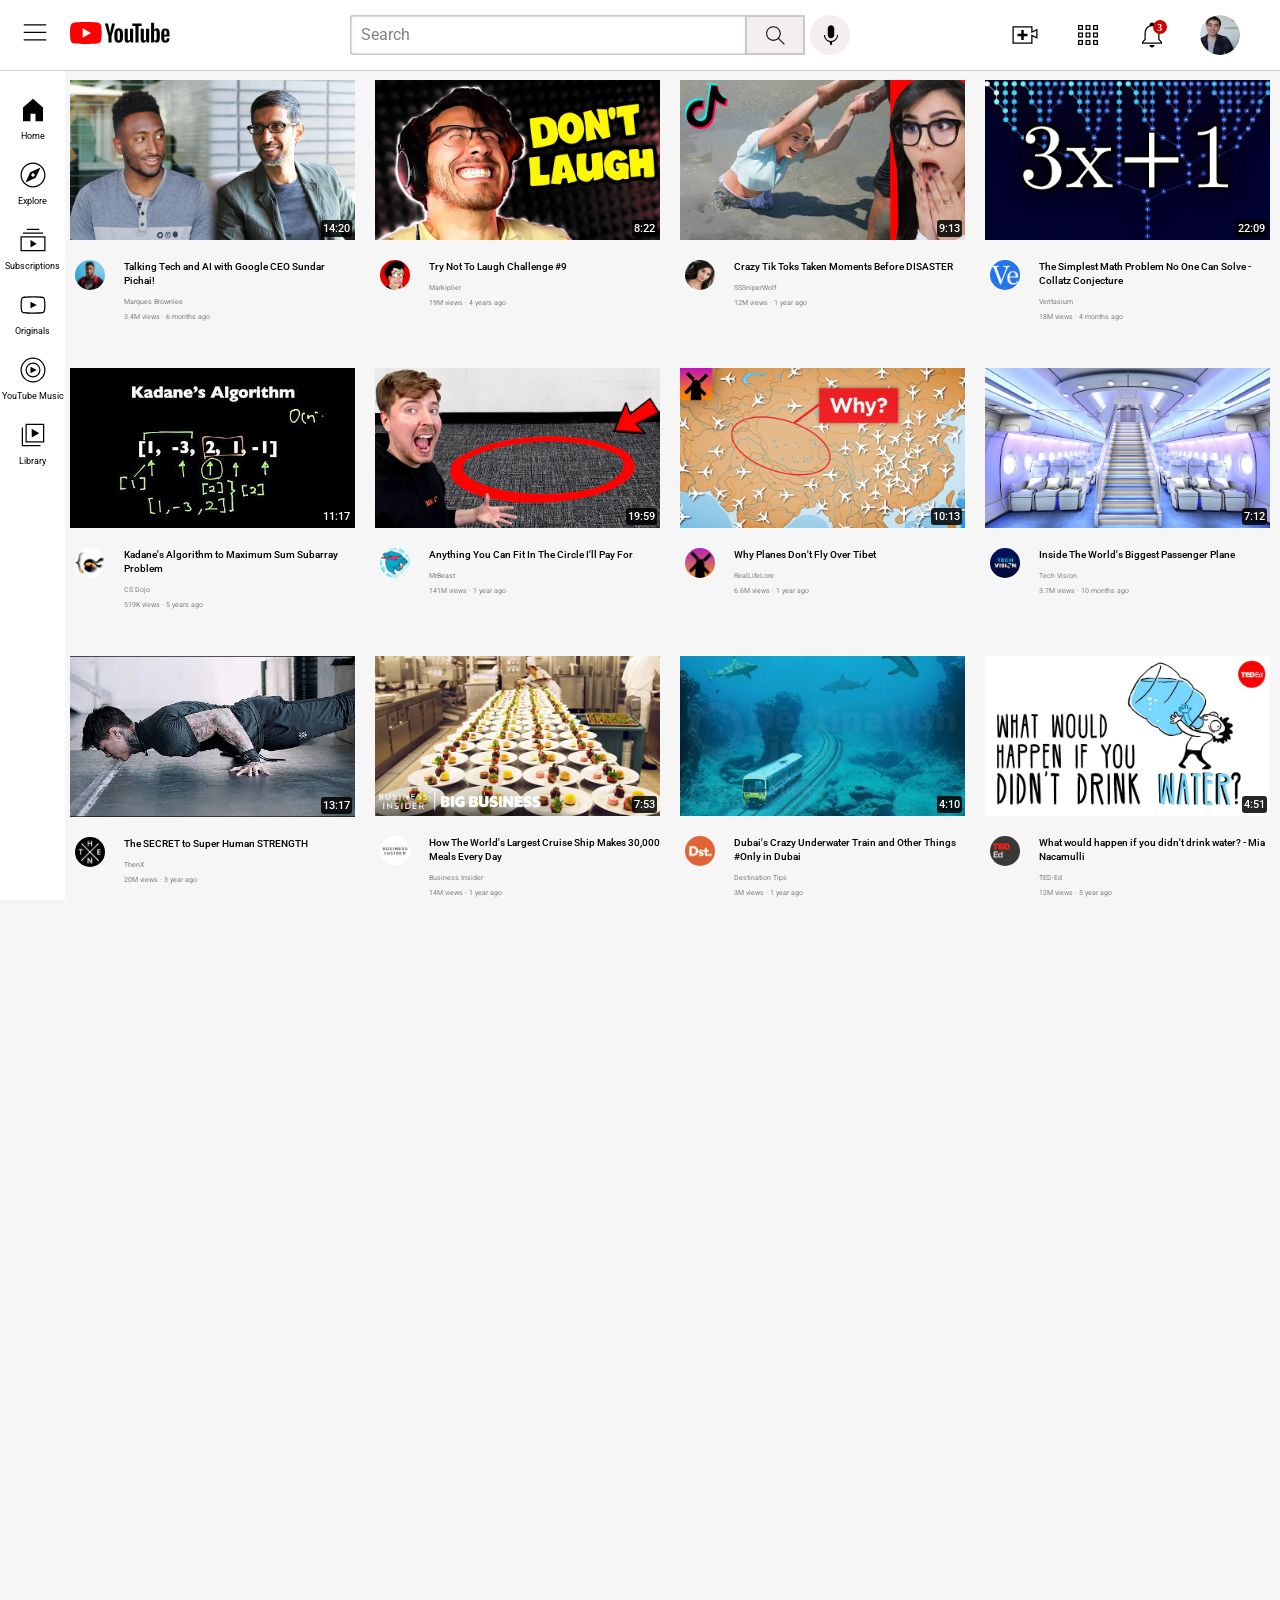
<file: youtube/index.html>
<!DOCTYPE html>
<html>
    <head>
      <link rel="preconnect" href="https://fonts.googleapis.com">
<link rel="preconnect" href="https://fonts.gstatic.com" crossorigin>
<link href="https://fonts.googleapis.com/css2?family=Roboto:ital,wght@0,100..900;1,100..900&display=swap" rel="stylesheet">
      <title>Youtube</title>

      <link rel="stylesheet" href="styles/general.css">
      <link rel="stylesheet" href="styles/header.css">
      <link rel="stylesheet" href="styles/video.css">
      <link rel="stylesheet" href="styles/sidebar.css">


    </head>

        <body style="height:3000px; padding-top:80px; position:static; padding-left:70px; padding-right:10px;">

            <header class="header">
              <div class="left-header">
                <div class="tre-linee"><img src="hamburger-menu.svg"></div>
                <div class="youtube-logo"><img src="youtube-logo.svg"></div>
              </div>

              <div class="center-header">
                <input class="search-bar" type="text" placeholder="Search">
                <button class="search-button" ><img class="lens" src="search.svg">
                  <div class="tooltip">Search</div>
                </button>
                  <button class="mic" > <img class="mic-pic" src="voice-search-icon.svg">
                  <div class="tooltip">Search with your voice</div>
                  </button>
              </div>

              <div class="right-header">
                <div class="icon-container">
                <img class="upload" src="upload.svg">
                  <div class="tooltip">Upload</div>
                </div>
                <div class="icon-container">
                <img class="menu" src="youtube-apps.svg">
                  <div class="tooltip">Menu</div>

                </div>
                <div class="icon-container">
                <div class="notifications-container">
                </div>
                <div class="icon-container">
                <img class="notifications" src="notifications.svg">
                <div class="red-number">3</div>
                  <div class="tooltip">Notifications</div>

                </div>
                </div>
                <div class="icon-container">
                <img class="account-pic" src="my-channel.jpeg">
                  <div class="tooltip">Account settings</div>
                </div>
              </div>

            </header>

            <nav class="sidebar">
              <div class="sidebar-link">
                <img src="home.svg">
                <p>Home</p>
              </div>
              <div class="sidebar-link">
                <img src="explore.svg">
                <p>Explore</p>
              </div>
              <div class="sidebar-link">
                <img src="subscriptions.svg">
                <p>Subscriptions</p>
              </div>
              <div class="sidebar-link">
                <img src="originals.svg">
                <p>Originals</p>
              </div>
              <div class="sidebar-link">
                <img src="youtube-music.svg">
                <p>YouTube Music</p>
              </div>
              <div class="sidebar-link">
                <img src="library.svg">
                <p>Library</p>
              </div>
            </nav>




        <main>
        <section class="video-grid">

          <div class="video-preview">
            <div class="thumbnail-space">
              <a href="https://www.youtube.com/watch?v=n2RNcPRtAiY">
          <img class="thumbnail" 
          src="thumbnail/thumbnail-1.webp">
            <div class="time">14:20</div>
            </a>
          </div>
          <div class="texts">
            <a href="https://www.youtube.com/@mkbhd">
            <div class="profile-pic">
            <img class="channel-pic" src="profile/channel-1.jpeg">
            <div class="channel-zoom">
              <img class="channel-pic-zoom" src="profile/channel-1.jpeg">              
              <div class="zoom-texts">
              <p class="zoom-infos-channel">Marques Brownlee</p>
              <p class="zoom-infos-subscribers">21.3M subscribers</p>
              </div>
              </div>
            </div>
            </a>
            <div class="description">
          <p class="video-title">Talking Tech and AI with 
            Google CEO Sundar Pichai!</p>
          <a href="https://www.youtube.com/@mkbhd">
          <p class="video-author">Marques Brownlee</p>
          </a>
          <p class="video-stats">3.4M views &#183; 6 months ago</p>
            </div>
            </div>
            </div>
          <div class="video-preview">
            <div class="thumbnail-space">
              <a href="https://www.youtube.com/watch?v=mP0RAo9SKZk">
          <img class="thumbnail" 
          src="thumbnail/thumbnail-2.webp">
          <div class="time">8:22</div>
          </a>
          </div>
          <div class="texts">
            <a href="https://www.youtube.com/@markiplier">
            <div class="profile-pic">
            <img class="channel-pic" src="profile/channel-2.jpeg">
            <div class="channel-zoom">
              <img class="channel-pic-zoom" src="profile/channel-2.jpeg">              
              <div class="zoom-texts">
              <p class="zoom-infos-channel">Markiplier</p>
              <p class="zoom-infos-subscribers">38.9M subscribers</p>
              </div>
              </div>
            </div>
            </a>
            <div class="description">
          <p class="video-title">Try Not To Laugh Challenge #9</p>
          <a href="https://www.youtube.com/@markiplier">
          <p class="video-author">Markiplier</p>
          </a>
          <p class="video-stats">19M views &#183; 4 years ago</p>
            </div>
            </div>
            </div>

            <div class="video-preview">
            <div class="thumbnail-space">
              <a href="https://www.youtube.com/watch?v=FgjPQQeTh1w">
          <img class="thumbnail" 
          src="thumbnail/thumbnail-3.webp">
          <div class="time">9:13</div>
          </a>
          </div>
          <div class="texts">
            <a href="https://www.youtube.com/@SSSniperWolf">
            <div class="profile-pic">
            <img class="channel-pic" src="profile/channel-3.jpeg">
            <div class="channel-zoom">
              <img class="channel-pic-zoom" src="profile/channel-3.jpeg">              
              <div class="zoom-texts">
              <p class="zoom-infos-channel">SSSniperWolf</p>
              <p class="zoom-infos-subscribers">35M subscribers</p>
              </div>
              </div>
            </div>
            </a>
            <div class="description">
          <p class="video-title">Crazy Tik Toks Taken Moments
            Before DISASTER</p>
            <a href="https://www.youtube.com/@SSSniperWolf">
          <p class="video-author">SSSniperWolf</p>
          </a>
          <p class="video-stats">12M views &#183; 1 year ago</p>
            </div>
            </div>
            </div>
          <div class="video-preview">
            <div class="thumbnail-space">
              <a href="https://www.youtube.com/watch?v=094y1Z2wpJg">
          <img class="thumbnail" 
          src="thumbnail/thumbnail-4.webp">
          <div class="time">22:09</div>
          </a>
          </div>
          <div class="texts">
           <a href="https://www.youtube.com/@veritasium">
            <div class="profile-pic">
            <img class="channel-pic" src="profile/channel-4.jpeg">
            <div class="channel-zoom">
              <img class="channel-pic-zoom" src="profile/channel-4.jpeg">              
              <div class="zoom-texts">
              <p class="zoom-infos-channel">Veritasium</p>
              <p class="zoom-infos-subscribers">21.3M subscribers</p>
              </div>
              </div>
            </div>
            </a>
            <div class="description">
          <p class="video-title">The Simplest Math Problem No
            One Can Solve - Collatz Conjecture</p>
            <a href="https://www.youtube.com/@veritasium">
          <p class="video-author">Veritasium</p>
          </a>
          <p class="video-stats">18M views &#183; 4 months ago</p>
            </div>
            </div>
            </div>

            <div class="video-preview">
            <div class="thumbnail-space">
              <a href="https://www.youtube.com/watch?v=86CQq3pKSUw">
          <img class="thumbnail" 
          src="thumbnail/thumbnail-5.webp">
          <div class="time">11:17</div>
          </a>
          </div>
          <div class="texts">
            <a href="https://www.youtube.com/@CSDojo">
            <div class="profile-pic">
            <img class="channel-pic" src="profile/channel-5.jpeg">
            <div class="channel-zoom">
              <img class="channel-pic-zoom" src="profile/channel-5.jpeg">              
              <div class="zoom-texts">
              <p class="zoom-infos-channel">CS Dojo</p>
              <p class="zoom-infos-subscribers">1.95M subscribers</p>
              </div>
              </div>
            </div>
            </a>
            <div class="description">
          <p class="video-title">Kadane's Algorithm to Maximum Sum
            Subarray Problem</p>
            <a href="https://www.youtube.com/@CSDojo">
          <p class="video-author">CS Dojo</p>
          </a>
          <p class="video-stats">519K views &#183; 5 years ago</p>
            </div>
            </div>
            </div>
          <div class="video-preview">
            <div class="thumbnail-space">
              <a href="https://www.youtube.com/watch?v=yXWw0_UfSFg">
          <img class="thumbnail" 
          src="thumbnail/thumbnail-6.webp">
          <div class="time">19:59</div>
          </a>
          </div>
          <div class="texts">
            <a href="https://www.youtube.com/@MrBeast">
            <div class="profile-pic">
            <img class="channel-pic" src="profile/channel-6.jpeg">
            <div class="channel-zoom">
              <img class="channel-pic-zoom" src="profile/channel-6.jpeg">              
              <div class="zoom-texts">
              <p class="zoom-infos-channel">MrBeast</p>
              <p class="zoom-infos-subscribers">518M subscribers</p>
              </div>
              </div>
            </div>
            </a>
            <div class="description">
          <p class="video-title">Anything You Can Fit In The Circle
            I'll Pay For</p>
            <a href="https://www.youtube.com/@MrBeast">
          <p class="video-author">MrBeast</p>
          </a>
          <p class="video-stats">141M views &#183; 1 year ago</p>
            </div>
            </div>
            </div>
          <div class="video-preview">
            <div class="thumbnail-space">
              <a href="https://www.youtube.com/watch?v=fNVa1qMbF9Y">
          <img class="thumbnail" 
          src="thumbnail/thumbnail-7.webp">
          <div class="time">10:13</div>
          </a>
          </div>
          <div class="texts">
            <a href="https://www.youtube.com/@RealLifeLore">
            <div class="profile-pic">
            <img class="channel-pic" src="profile/channel-7.jpeg">
            <div class="channel-zoom">
              <img class="channel-pic-zoom" src="profile/channel-7.jpeg">              
              <div class="zoom-texts">
              <p class="zoom-infos-channel">RealLifeLore</p>
              <p class="zoom-infos-subscribers">7.94M subscribers</p>
              </div>
              </div>
            </div>
            </a>
            <div class="description">
          <p class="video-title">Why Planes Don't Fly Over Tibet</p>
          <a href="https://www.youtube.com/@RealLifeLore">
          <p class="video-author">RealLifeLore</p>
          </a>
          <p class="video-stats">6.6M views &#183; 1 year ago</p>
            </div>
            </div>
            </div>
          <div class="video-preview">
            <div class="thumbnail-space">
              <a href="https://www.youtube.com/watch?v=lFm4EM1juls">
          <img class="thumbnail" 
          src="thumbnail/thumbnail-8.webp">
          <div class="time">7:12</div>
          </a>
          </div>
          <div class="texts">
            <a href="https://www.youtube.com/@adin">
            <div class="profile-pic">
            <img class="channel-pic" src="profile/channel-8.jpeg">
            <div class="channel-zoom">
              <img class="channel-pic-zoom" src="profile/channel-8.jpeg">              
              <div class="zoom-texts">
              <p class="zoom-infos-channel">Tech Vision</p>
              <p class="zoom-infos-subscribers">842K subscribers</p>
              </div>
              </div>
            </div>
            </a>
            <div class="description">
          <p class="video-title">Inside The World's Biggest Passenger Plane</p>
          <a href="https://www.youtube.com/@adin">
          <p class="video-author">Tech Vision</p>
          </a>
          <p class="video-stats">3.7M views &#183; 10 months ago</p>
            </div>
            </div>
            </div>
          <div class="video-preview">
            <div class="thumbnail-space">
              <a href="https://www.youtube.com/watch?v=ixmxOlcrlUc">
          <img class="thumbnail" 
          src="thumbnail/thumbnail-9.webp">
          <div class="time">13:17</div>
          </a>
          </div>
          <div class="texts">
            <a href="https://www.youtube.com/@OFFICIALTHENXSTUDIOS">
            <div class="profile-pic">
            <img class="channel-pic" src="profile/channel-9.jpeg">
            <div class="channel-zoom">
              <img class="channel-pic-zoom" src="profile/channel-9.jpeg">              
              <div class="zoom-texts">
              <p class="zoom-infos-channel">ThenX</p>
              <p class="zoom-infos-subscribers">7.83M subscribers</p>
              </div>
              </div>
            </div>
            </a>
            <div class="description">
          <p class="video-title">The SECRET to Super Human STRENGTH</p>
          <a href="https://www.youtube.com/@OFFICIALTHENXSTUDIOS">
          <p class="video-author">ThenX</p>
          </a>
          <p class="video-stats">20M views &#183; 3 year ago</p>
            </div>
            </div>
            </div>
          <div class="video-preview">
            <div class="thumbnail-space">
              <a href="https://www.youtube.com/watch?v=R2vXbFp5C9o">
          <img class="thumbnail" src="thumbnail/thumbnail-10.webp">
          <div class="time">7:53</div>
          </a>
          </div>
          <div class="texts">
            <a href="https://www.youtube.com/@BusinessInsider">
            <div class="profile-pic">
            <img class="channel-pic" src="profile/channel-10.jpeg">
            <div class="channel-zoom">
              <img class="channel-pic-zoom" src="profile/channel-10.jpeg">              
              <div class="zoom-texts">
              <p class="zoom-infos-channel">Business Insider</p>
              <p class="zoom-infos-subscribers">10.6M subscribers</p>
              </div>
              </div>
            </div>
            </a>
            <div class="description">
          <p class="video-title">How The World's Largest Cruise Ship Makes 30,000 Meals Every Day</p>
          <a href="https://www.youtube.com/@BusinessInsider">
          <p class="video-author">Business Insider</p>
            </a>
          <p class="video-stats">14M views &#183; 1 year ago</p>
            </div>
            </div>
            </div>
          <div class="video-preview">
            <div class="thumbnail-space">
              <a href="https://www.youtube.com/watch?v=0nZuYyXET3s">
          <img class="thumbnail" 
          src="thumbnail/thumbnail-11.webp">
          <div class="time">4:10</div>
          </a>
          </div>
          <div class="texts">
            <a href="https://www.youtube.com/@Destinationtips">
            <div class="profile-pic">
            <img class="channel-pic" src="profile/channel-11.jpeg">
            <div class="channel-zoom">
              <img class="channel-pic-zoom" src="profile/channel-11.jpeg">              
              <div class="zoom-texts">
              <p class="zoom-infos-channel">Destination Tips</p>
              <p class="zoom-infos-subscribers">280K subscribers</p>
              </div>
              </div>
            </div>
            </a>
            <div class="description">
          <p class="video-title">Dubai's Crazy Underwater Train and Other Things #Only in Dubai</p>
          <a href="https://www.youtube.com/@Destinationtips">
          <p class="video-author">Destination Tips</p>
            </a>
          <p class="video-stats">3M views &#183; 1 year ago</p>
            </div>
            </div>
            </div>
          <div class="video-preview">
            <div class="thumbnail-space">
              <a href="https://www.youtube.com/watch?v=9iMGFqMmUFs">
          <img class="thumbnail" 
          src="thumbnail/thumbnail-12.webp">
          <div class="time">4:51</div>
          </a>
          </div>
          <div class="texts">
            <a href="https://www.youtube.com/@TEDEd">
            <div class="profile-pic">
            <img class="channel-pic" src="profile/channel-12.jpeg">
            <div class="channel-zoom">
              <img class="channel-pic-zoom" src="profile/channel-12.jpeg">              
              <div class="zoom-texts">
              <p class="zoom-infos-channel">Ted-Ed</p>
              <p class="zoom-infos-subscribers">22.9M subscribers</p>
              </div>
              </div>
            </div>
            </a>
            <div class="description">
          <p class="video-title">What would happen if you didn't drink water? - Mia Nacamulli</p>
          <a href="https://www.youtube.com/@TEDEd">
          <p class="video-author">TED-Ed</p>
            </a>
          <p class="video-stats">12M views &#183; 5 year ago</p>
            </div>
            </div>
            </div>
        </section>  
        </main>
        </body>
      </html>
</file>
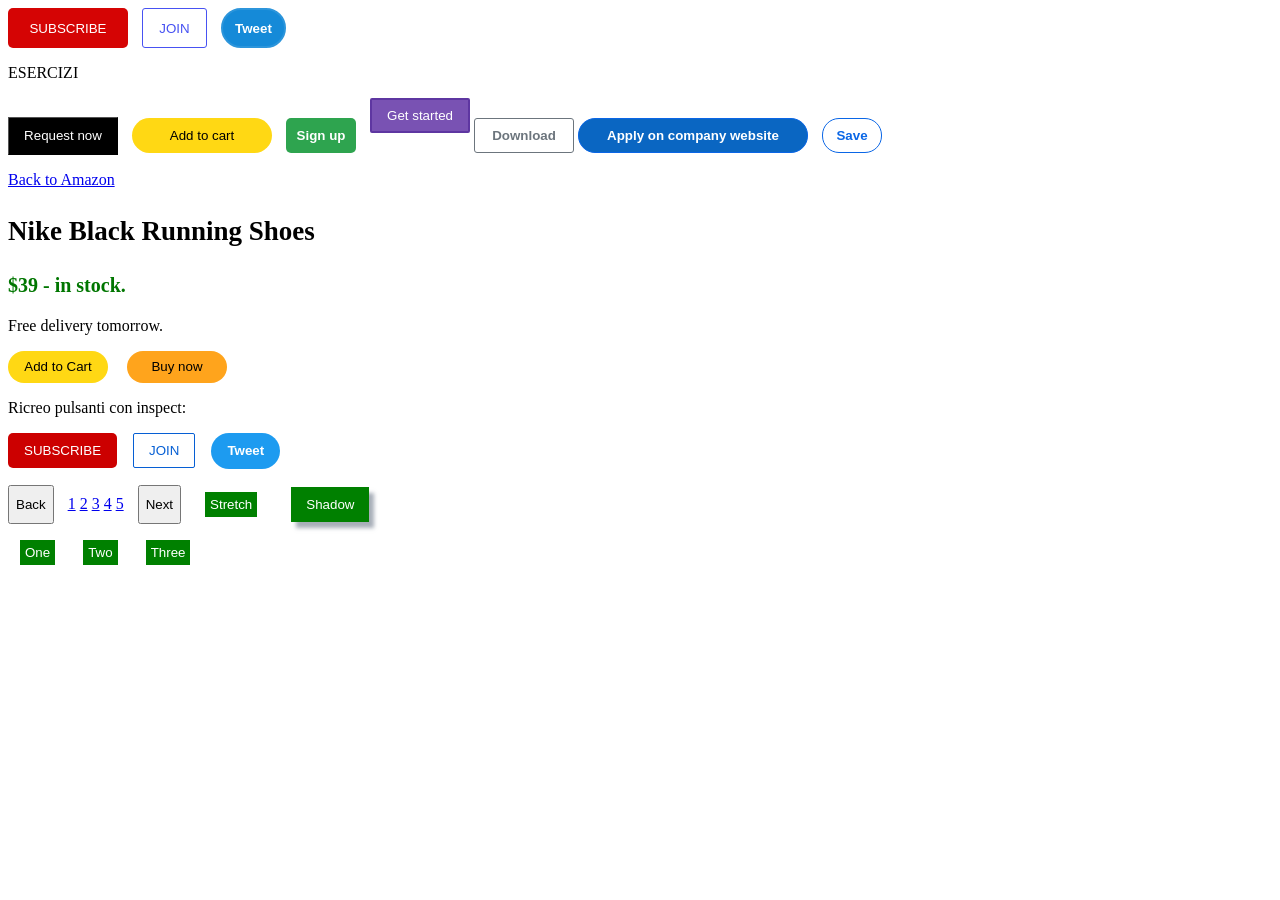
<file: practice/buttons.html>
<!DOCTYPE html>
<html>
  <head>
    <title>Esercizi pulsanti</title>
    <style>
    .subscribe-button {
      background-color: rgb(213, 4, 4);
      color: white;
      border: none;
      height: 40px;
      width: 120px;
      border-radius: 5px;
      cursor: pointer;
      margin-right: 10px;
      transition: opacity 500ms;
    }
    .subscribe-button:hover{
      opacity:0.7;
    }
    .subscribe-button:active{
      opacity:0.4;

    }


  .join-button {
    background-color:white;
    border-color: rgb(71, 82, 242);
    color:rgb(71, 82, 242);
    border-radius: 3px;
    border-width: 1px;
    border-style: solid;
    height:40px;
    width: 65px;
    cursor: pointer;
    margin-right: 10px;
    transition: background-color 200ms, color 400ms ;
  }
  .join-button:hover {
    background-color:rgb(71, 82, 242) ;
    color:white;

  }
  .join-button:active {
    opacity:0.7;
  }

  .tweet-button{
    background-color: rgb(21, 138, 216);
    height: 40px;
    width: 65px;
    border-radius: 20px;
    color: white;
    font-weight: bold;
    border-color:rgb(44, 149, 219);
    border-style:solid;
    cursor: pointer;
    transition: box-shadow 0.1s;
  }
  .tweet-button:hover{
    opacity: 0.9;
    box-shadow: 0px 6px 10px rgba(0, 0, 0,0.2) ;
  }
</style>
<style>
  .uber{
    color:white;
    background-color: black;
    height: 38px;
    width: 110px;
    border-width:1px;
    margin-right:10px;
    cursor:pointer;
    transition:opacity 0.15s;
  }
  .uber:hover{
    opacity:0.8;
  }

  .amazon{
    color:black;
    background-color: rgb(255, 216, 20);
    width:140px;
    height:35px;
    border:none;
    border-radius:20px;
    cursor: pointer;
    margin-right:10px;
    transition:background-color 0.1s;
  }
  .amazon:hover{
    background-color:rgb(224, 191, 29);
  }

  .github{
    color:white;
    background-color: rgb(46, 164, 79);
    font-weight:bold;
    height:35px;
    width: 70px;
    border:none;
    border-radius: 5px;
    cursor: pointer;
    margin-right:10px;
    transition:box-shadow 0.2s;
  }
  .github:hover{
    box-shadow: 0px 5px 10px rgb(193, 192, 192);
  }

  .bootstrap{
    color:white;
    background-color: rgb(121,82,179);
    height: 35px;
    width:100px;
    border-radius: 2px;
    border-color:rgb(94, 54, 161);
    border-style: solid;
    cursor:pointer;
    transition: background-color 0.15s;
    vertical-align:top;
  }
  .bootstrap:hover{
    background-color: rgb(97, 65, 146);

  }

  .bootstrap-download{
    background-color: white;
    color: rgb(108,117,125);
    border-color:rgb(108,117,125);
    border-style:solid;
    height: 35px;
    width:100px;
    border-radius:3px;
    font-weight:bold;
    border-width:1px;
    cursor:pointer;
    transition: background-color 0.2s,color 0.2s;
  }
  .bootstrap-download:hover{
    background-color:rgb(108,117,125) ;
    color: white;
  }

  .linkedin{
    background-color: rgb(10,102,194);
    font-weight: bold;
    height:35px;
    width:230px;
    margin-top: 20px;
    color:white;
    border-width:1px;
    border-color:rgb(10,102,230);
    border-style:solid;
    border-radius:17px;
    cursor:pointer;
    transition: background-color 0.2s;
    margin-right:10px;
}
.linkedin:hover{
  background-color: rgb(10, 79, 148);
}

  .linkedin-save{
    background-color: white;
    color:rgb(10,102,230);
    border-color:rgb(10,102,230);
    border-width:1px;
    border-style:solid;
    height:35px;
    width:60px;
    border-radius:17px;
    font-weight:bold;
    cursor:pointer;
    transition:background-color 0.2s;
  }
  .linkedin-save:hover{
    background-color:rgba(130, 169, 223,0.2) ;
    border-width:2px;
  }
</style>
<style>
.nike{
  font-weight:bold;
  font-size:27px;
}


.price{
  color:rgb(0,118,0);
  font-weight:bold;
  font-size: 20px;


}

.cart{
  border:none;
  background-color: rgb(255,216,20);
  width: 100px;
  height: 32px;
  border-radius:16px;
  cursor:pointer;
  transition:background-color 0.1s;
}

.buy{
  height:32px;
  width:100px;
  border-radius: 16px;
  border:none;
  background-color: rgb(255,164,28);
  margin-left:15px;
  cursor:pointer;
  transition:background-color 0.1s;
}
</style>

<style>
.link:hover{
  color:rgb(223, 104, 0)
}

.cart:hover{
  background-color:rgb(224, 191, 29) ;
}
.cart:active{
  opacity:0.7;
}

.buy:hover{
  background-color:rgb(216, 136, 16) ;
}
.buy:active{
  opacity:0.7;
}
</style>
<style>
    .subscribe-button-2 {
      background-color: rgb(204, 0, 0);
      color: white;
      border: none;
      padding-top:10px;
      padding-bottom:10px;
      padding-left:16px;
      padding-right:16px;
      border-radius: 5px;
      cursor: pointer;
      margin-right: 12px;
      transition: opacity 500ms;
    }
    .subscribe-button-2:hover{
      opacity:0.7;
    }
    .subscribe-button-2:active{
      opacity:0.4;
      transition: none;

    }


  .join-button-2 {
    background-color:white;
    border-color: rgb(6, 95, 212);
    color:rgb(6, 95, 212);
    border-radius: 2px;
    border-width: 1px;
    border-style: solid;
    padding-top:9px;
    padding-bottom:9px;
    padding-left:15px;
    padding-right:15px;
    cursor: pointer;
    margin-right: 12px;
    transition: background-color 200ms, color 400ms ;
  }
  .join-button-2:hover {
    background-color:rgb(6, 95, 212) ;
    color:white;

  }
  .join-button-2:active {
    opacity:0.7;
  }

  .tweet-button-2{
    background-color: rgb(29, 155, 240);
    padding-top:7px;
    padding-bottom:7px;
    padding-left:16px;
    padding-right:16px;
    border:none;
    border-radius: 50px;
    color: white;
    font-weight: bold;
    cursor: pointer;
    line-height: 22.5px;
    transition: box-shadow 0.15s;
    vertical-align:top;
  }
  .tweet-button-2:hover{
    box-shadow: 0px 4px 8px rgba(0, 0, 0, 0.2);
  }
  .tweet-button-2:active{
    opacity:0.7;
  }

</style>
<style>.back{
  padding-top:10px;
  padding-bottom:10px;
  margin-right:10px;

}
.next{
  padding-top:10px;
  padding-bottom:10px;
  margin-left:10px;
  }
</style>
<style>
.stretch{
  background-color: green;
  color:white;
  border:none;
  margin-left:20px;
  padding-top:5px;
  padding-bottom:5px;
  padding-right:5px;
  padding-left:5px;
  cursor:pointer;
  transition: padding-right 0.8s, padding-left 0.8s,
  padding-top 0.8s, padding-bottom 0.8s;
  

}
.stretch:hover{
  padding-right:30px;
  padding-bottom:15px;
    padding-left:30px;
  padding-top:15px;
  

}
  </style>
  <style>.shadow{
  background-color: green;
  color:white;
  border:none;
  margin-left:30px;
  padding-top:10px;
  padding-bottom:10px;
  padding-left:15px;
  padding-right:15px;
  box-shadow: 5px 6px 4px rgba(130, 140, 154, 0.7);
  cursor:pointer;
  transition: padding-right 0s, padding-left 0s,
  padding-top 0s, padding-bottom 0s;
}
.shadow:active{
  margin-left:35px;
  margin-top: 6px;
  box-shadow: none;
  text-align:center;
}
.numeri{
  background-color: green;
  color:white;
  border:none;
  padding-top:5px;
  padding-bottom:5px;
  padding-right:5px;
  padding-left:5px;
  transition: padding-right 0.2s, padding-left 0.2s,
  margin-right 0.2s, margin-left 0.2s;
  margin-right:12px;
  margin-left:12px;
  cursor:pointer;

}
.numeri:hover{
  padding-left:10px;
  padding-right:10px;
  margin-right:7px;
  margin-left:7px;
}
</style>
  </head>
<body>

<button class="subscribe-button">SUBSCRIBE</button>
<button class="join-button">JOIN</button>
<button class="tweet-button">Tweet</button>
<p>ESERCIZI</p>

<button class="uber">Request now</button>
<button class="amazon">Add to cart</button>
<button class="github">Sign up</button>
<button class="bootstrap">Get started</button>
<button class="bootstrap-download">Download</button>
<button class="linkedin">Apply on company website</button>
<button class="linkedin-save">Save</button>
<p></p>
<a class="link", href="https://amazon.com" >Back to Amazon</a>
<p class="nike">Nike Black Running Shoes</p>
<p class="price">$39 - in stock.</p>
<p>Free delivery tomorrow.</p>
<button class="cart">Add to Cart</button>
<button class="buy">Buy now</button>

<p>Ricreo pulsanti con inspect:</p>

<button class="subscribe-button-2">SUBSCRIBE</button>
<button class="join-button-2">JOIN</button>
<button class="tweet-button-2">Tweet</button>

<p></p>

<button class="back">Back</button>
<a href="https://youtube.com">1</a>
<a href="https://youtube.com">2</a>
<a href="https://youtube.com">3</a>
<a href="https://youtube.com">4</a>
<a href="https://youtube.com">5</a>

<button class="next">Next</button>

<button class="stretch">Stretch</button>
<button class="shadow">Shadow</button>
<p></p>
<button class="numeri">One</button>
<button class="numeri">Two</button>
<button class="numeri">Three</button>
</body>
</html>
</file>
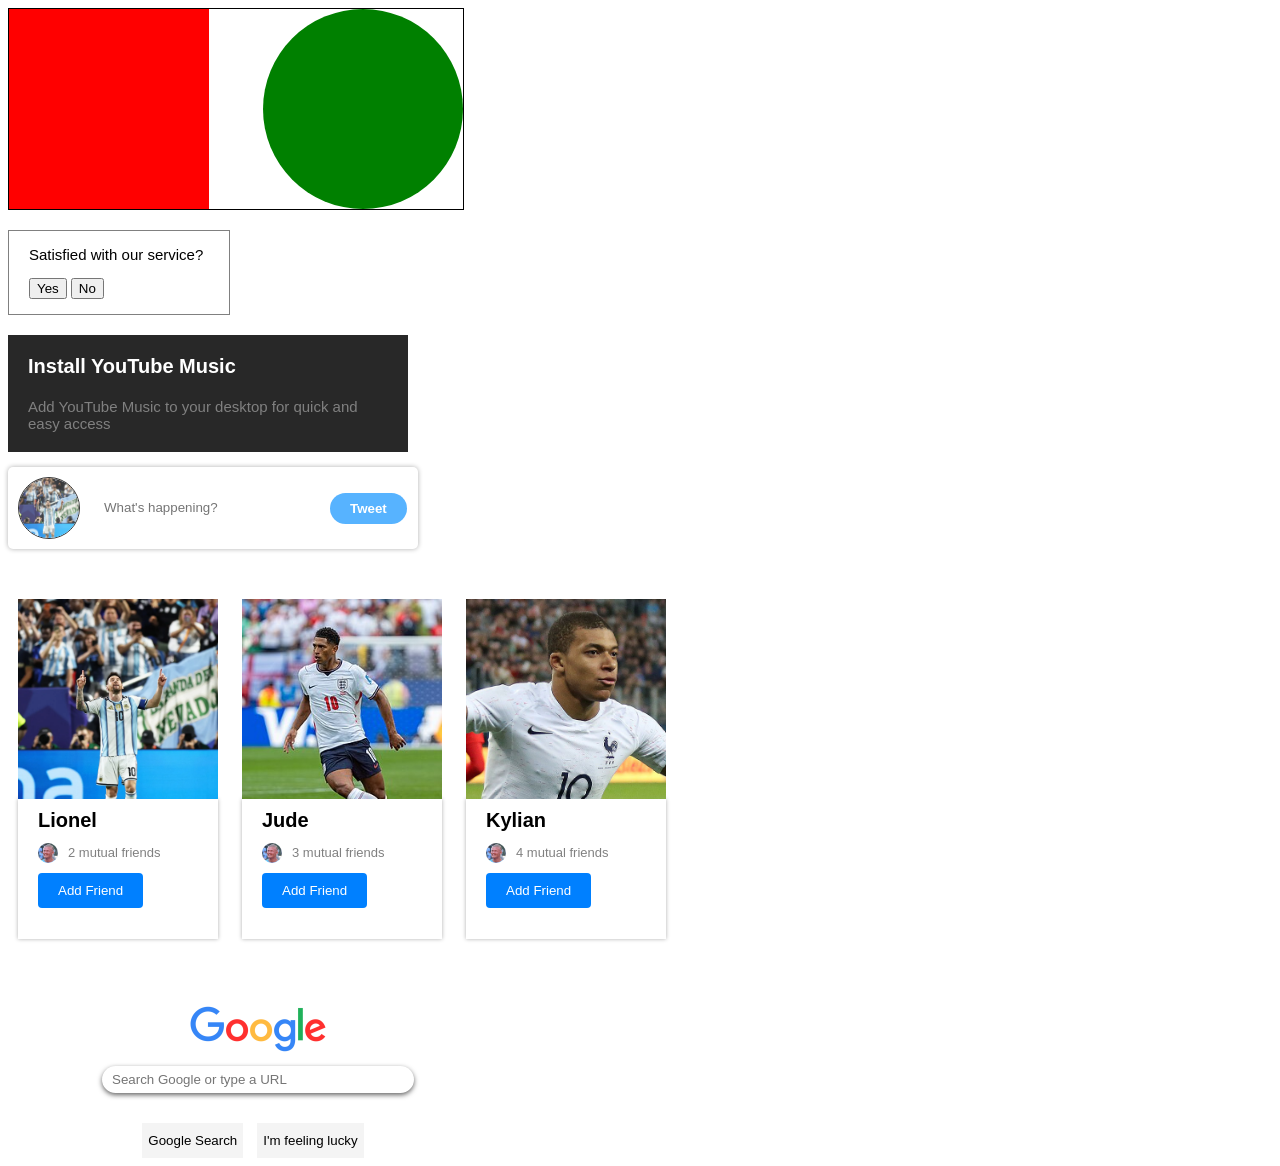
<file: practice/div-practice.html>
<!DOCTYPE html>
<html>
    <head>
        <title>DIV</title>
        <style>
            .square{
                background-color: red;
                width:200px;
                height:200px;
                display:inline-block;
                margin-right:50px;
            }
            .circle{
                background-color: green;
                width:200px;
                height:200px;
                border-radius: 400px;
                display:inline-block;
            }
            .shapes{
                height:200px;
                width:454px;
                border-color:black;
                border-style:solid;
                border-width: 1px;
                display:block;
            }
            .poll{
              margin-top:20px;
              border-style:solid;
              border-color:gray;
              border-width: 1px;
              padding-bottom:15px;
              padding-left:20px;
              width:200px;
              display:block;
            }
            .text{
              font-family: arial;
              font-size:15px;
            }
            .youtube-music{
              background-color: rgb(40, 40, 40);
              font-family: arial;
              width:400px;
            }
            .title{
              color:white;
              font-weight: bold;
              padding-top:20px;
              padding-left:20px;
              font-size: 20px;
            }
            .desc{
              color:gray;
              padding-left:20px;
              padding-right:20px;
              padding-bottom:20px;
              font-size:15px;

            }
            .messi-tw{
          margin-top:0;
          vertical-align: middle;
          width:60px;
          height:60px;
          margin-right:0;
          object-fit: cover;
          border-width: 1px;
          border-color:black;
          border-style: solid;
          border-radius: 60px;
          display:inline-block;
          opacity:0.8;
        }
        .what{
          font-family: arial;
          color:gray;
          display:inline-block;
          border:none;
          width:200px;
          padding-left:20px;

        }
        .tweet{
          font-family:arial;
          font-weight: bold;
          padding-top:8px;
          padding-bottom:8px;
          padding-left:20px;
          padding-right:20px;
          border:none;
          border-radius:20px;
          color:white;
          background-color: rgb(87, 179, 255);
          vertical-align: middle;
          display:inline-block;
          cursor:pointer;
          margin-left:20px;

        }
        .twitter-bar{
          border:none;
          width:400px;
          padding-top:10px;
          padding-bottom:10px;
          padding-left:10px;
          border-radius:5px;
          box-shadow:0px 0px 5px rgb(175, 175, 175);

        }
        .pic{
          vertical-align: top;
          font-size: 0;
          margin-top:50px;
          width:220px;
          height:350px;
          display:inline-block;
          border:none;

        }
        .propic{
          margin-top:0px;
          margin-left:10px;
          width:200px;
          height:200px;
          object-fit: cover;
          margin-bottom:0px;
          display:inline-block;
        }
        .propic2{
          margin-top:0px;
          margin-left:10px;
          width:200px;
          height:200px;
          object-fit: cover;
          object-position: top;
          margin-bottom:0px;
          display:inline-block;
        }
        .infos{
          border:none;
          padding-left:20px;
          font-family: arial;
          box-shadow: 0px 0px 4px rgb(175, 175, 175);
          width:180px;
          height:140px;
          margin-left:10px;
          margin-top:0;

        }
        .Name{
          padding-top:10px;
          font-size:20px;
          font-weight: bold;
          margin-top:0px;
          margin-bottom:0px;

        }
        .addpic{
        
        }
        .mutual-pic{
          width:20px;
          height:20px;
          border-radius: 20px;
          display:inline-block;
          object-fit: cover;
          object-position: top;
          vertical-align: middle;

        }
        .mutual-friends{
          font-size:13px;
          color:gray;
          width:100px;
          display:inline-block;
          vertical-align: middle;
          margin-left:10px;
        }
        .add{
          background-color: rgb(0, 128, 255);
          color:white;
          border:none;
          padding-left:20px;
          padding-right:20px;
          padding-top:10px;
          padding-bottom:10px;
          border-radius: 4px;
          margin-bottom:30px;
        }
        .Google{
          margin-left:50px;
          margin-top:50px;
          text-align: center;
          width:400px;
        }
        .google-logo{
          width:150px;
          height: 60px;
          object-fit:cover;

        }
        .google-search-bar{
          margin-top:3px;
          width:300px;
          padding-top:6px;
          padding-bottom:6px;
          border:none;
          border-radius:20px;
          padding-left:10px;
          box-shadow:0px 2px 5px rgb(101, 101, 101);
        }
        .google-button{
          margin-top:30px;
          border:none;
          background-color: rgb(244, 244, 244);
          padding-top:10px;
          padding-bottom:10px;
          margin-right:10px;
          font-family: arial;
          cursor:pointer;


        }
        </style>
        <body>
          <div class="shapes">
          <div class="square"></div>
          <div class="circle"></div>
          </div>
          <div class="poll">
            <p class="text">Satisfied with our service?</p>
            <button class="yes">Yes</button>
            <button class="no">No</button>
          </div>  
          <div class="youtube-music">
            <p class="title">Install YouTube Music</p>
            <p class="desc">Add YouTube Music to your desktop 
              for quick and easy access</p>
          </div>
          <div class="twitter-bar">
            <img class="messi-tw" src="Lionel-Messi.webp"> 
          <input class="what" placeholder="What's happening?">
          <button class="tweet">Tweet</button>
          </div>
          <div class="pic">
            <img class="propic" src="Lionel-Messi.webp">
            <div class="infos">
              <p class="Name">Lionel</p>
              <div class="addpic"></div>
              <img class="mutual-pic" src="haaland.jpeg">
              <p class="mutual-friends">2 mutual friends</p>
              <button class="add">Add Friend</button>
              </div>
            </div>
          </div>
          </div>
          <div class="pic">
          <img class="propic2" src="bellingham.jpg">
          <div class="infos">
            <p class="Name">Jude</p>
            <div class="addpic"></div>
              <img class="mutual-pic" src="haaland.jpeg">
            <p class="mutual-friends">3 mutual friends</p>
            <button class="add">Add Friend</button>
          </div>
        </div> 
        </div>
          <div class="pic">
          <img class="propic2" src="mbappe.jpg">
          <div class="infos">
            <p class="Name">Kylian</p>
            <div class="addpic"></div>
              <img class="mutual-pic" src="haaland.jpeg">
            <p class="mutual-friends">4 mutual friends</p>
            <button class="add">Add Friend</button>
          </div>
        </div> 

        <div class="Google">
          <img class="google-logo" src="google-logo.png">
          <input class="google-search-bar" 
          placeholder="Search Google or type a URL">
          <button class="google-button">Google Search</button>
          <button class="google-button">I'm feeling lucky</button>

        </div>
        </body>
    </head>
</html>
</file>
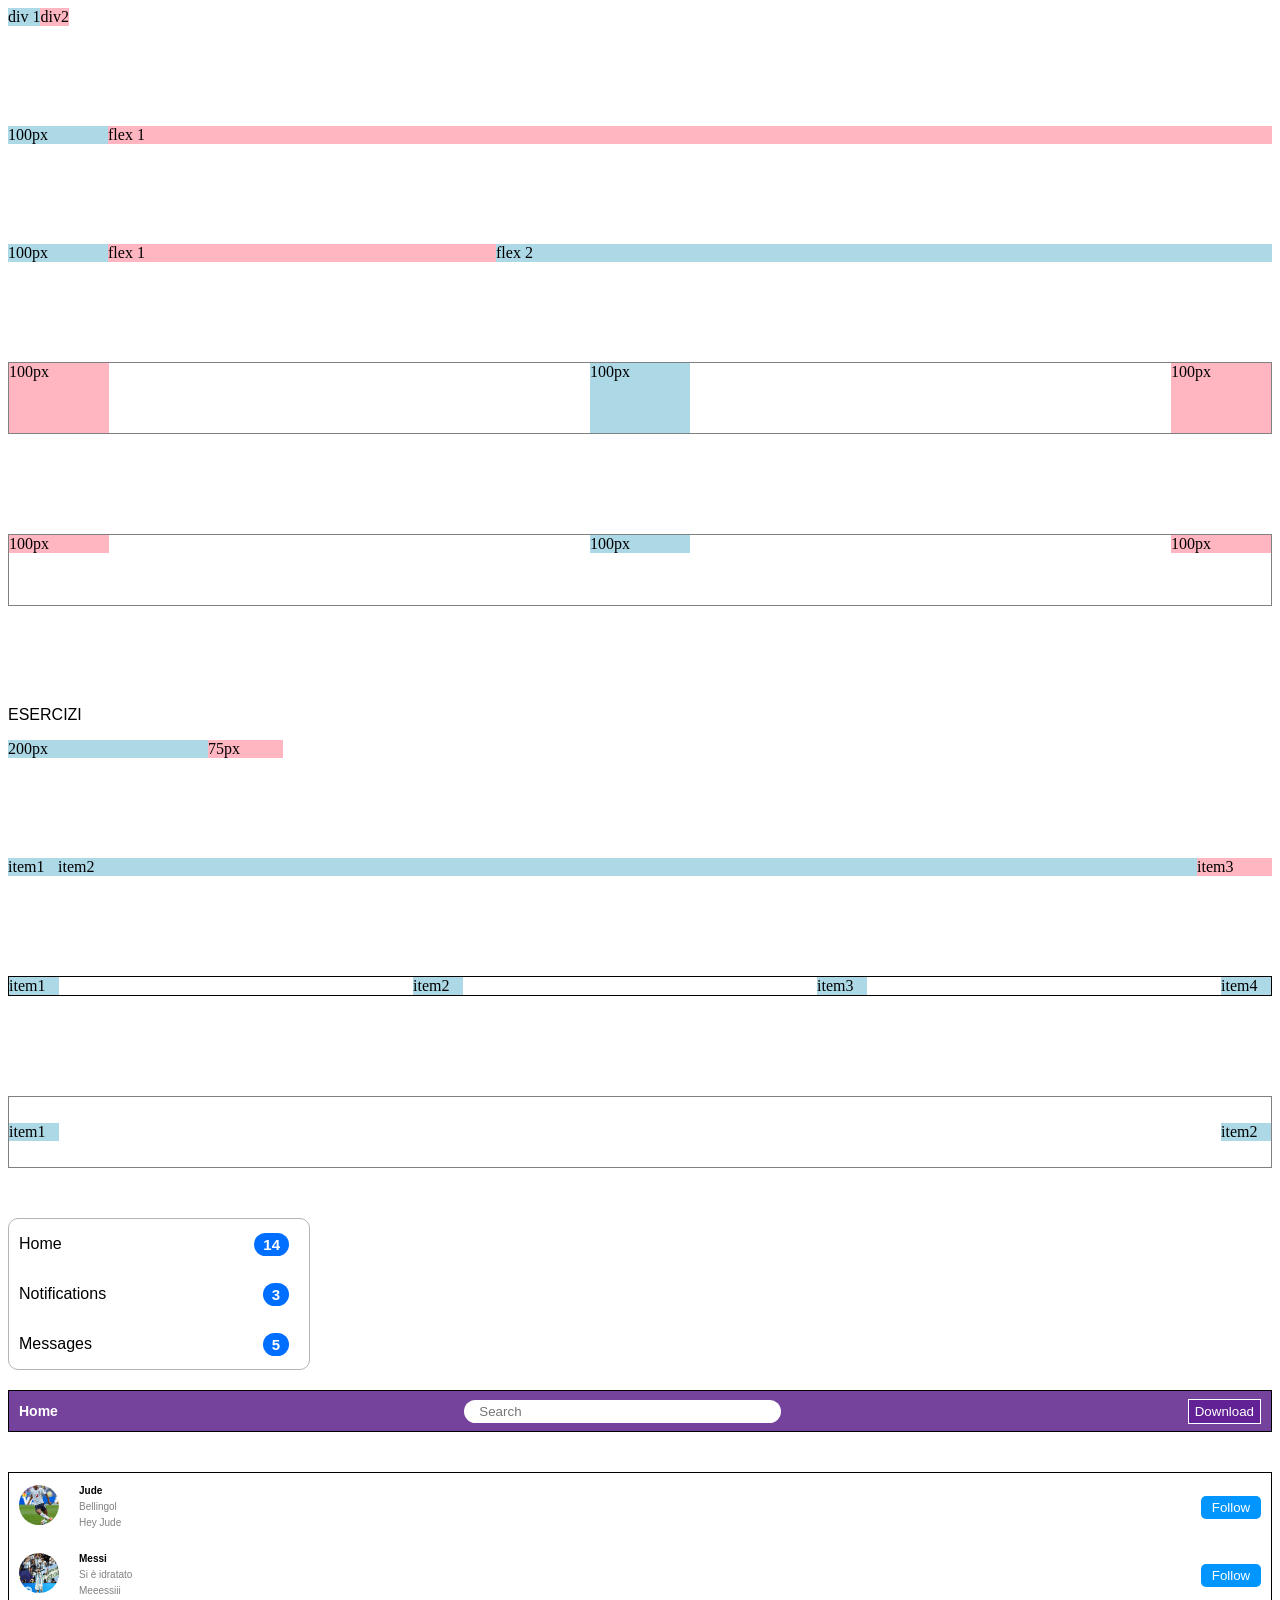
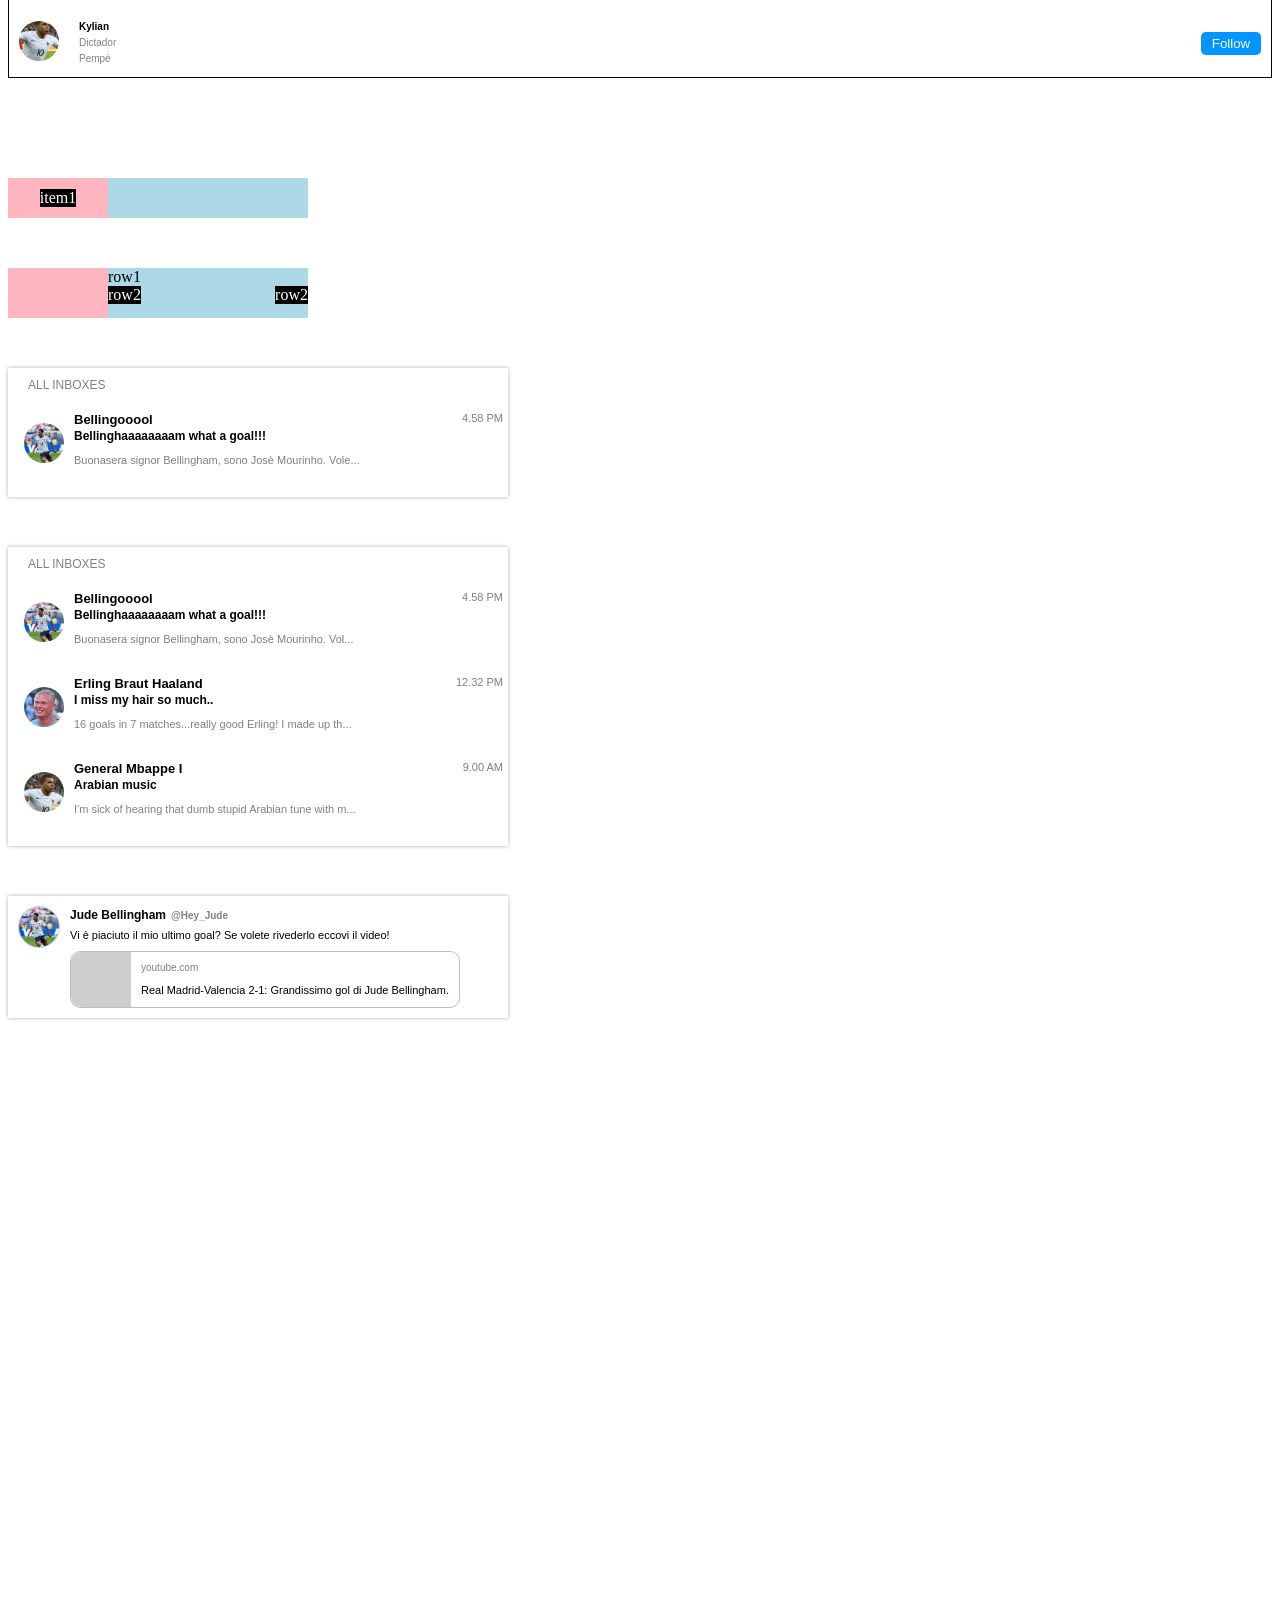
<file: practice/flexbox.html>
<!DOCTYPE html>
<html>
    <head>
        <title>Flexbox practice</title>
        <style>
          p{
            font-family: Arial;
          }
          .round{
            background-color: rgb(0, 110, 255);
            padding-right:9px;
            padding-left:9px;
            padding-top:3px;
            padding-bottom:3px;
            border-radius: 20px;
            font-weight: bold;
            font-family: arial;
            font-size: 15px;
          }
          .col{
            margin-left:10px;

          }
          .pic{
            width:40px;
            height:40px;
            object-fit: cover;
            border-radius: 400px;
          }
          .testi{
            margin-left:20px;
            line-height: 6px;
          }
          .follow{
            width:60px;
            padding-top:4px;
            padding-bottom:4px;
            margin-right:10px;
            background-color: rgb(0, 149, 255);
            color:white;
            border:none;
            border-radius: 5px;
          }
        </style>
    </head>
    <body style="padding-bottom:1000px;">
        <div style="display:flex;
        flex-direction:row;
        margin-bottom:100px;">

            <div style="background-color: lightblue;">
                div 1
            </div>
            <div style="background-color: lightpink;">
                div2
            </div>
        </div>
        <div style="display:flex;
        flex-direction:row;
        margin-bottom:100px;">
            <div style="
            background-color: lightblue;
            width:100px;">
                100px
            </div>
            <div style="background-color: lightpink;
            flex:1;">
                flex 1
            </div>
        </div>
        <div style="display:flex;
        flex-direction:row;
        margin-bottom:100px;">
            <div style="background-color: lightblue;
            width:100px;">
                100px
            </div>
            <div style="background-color: lightpink;
            flex:1;">
                flex 1
            </div>
            <div style="background-color: lightblue;
            flex:2;">
                flex 2
            </div>
        </div>
        <div style="display:flex;
        flex-direction:row;
        margin-bottom:100px;
        height:70px;
        border-width:1px;
        border-color:gray;
        border-style:solid;
        justify-content: space-between;">
            <div style="background-color: lightpink;
            width:100px;">
                100px
            </div>
            <div style="background-color: lightblue;
            width:100px;">
                100px
            </div>
            <div style="background-color: lightpink;
            width:100px;">
                100px
            </div>
        </div>
                <div style="display:flex;
        flex-direction:row;
        margin-bottom:100px;
        height:70px;
        border-width:1px;
        border-color:gray;
        border-style:solid;
        justify-content: space-between;
        align-items: start;">
            <div style="background-color: lightpink;
            width:100px;">
                100px
            </div>
            <div style="background-color: lightblue;
            width:100px;">
                100px
            </div>
            <div style="background-color: lightpink;
            width:100px;">
                100px
            </div>
        </div>
        <p>ESERCIZI</p>
        <div style="display:flex;
        flex-direction: row;">
          <div style="width:200px; background-color: lightblue;">200px</div>
          <div style="width:75px; background-color: lightpink;">75px</div>
        </div>
        <div style="display:flex;
        flex-direction: row;
        margin-top:100px;">
          <div style="width:50px; background-color: lightblue;">item1</div>
          <div style="flex:1; background-color: lightblue;">item2</div>
          <div style="width:75px; background-color: lightpink;">item3</div>
        </div>
        <div style="display:flex;
        flex-direction: row;
        margin-top:100px;
        justify-content: space-between;
        border-style:solid;
        border-width: 1px;">
          <div style="width:50px; background-color: lightblue;">item1</div>
          <div style="width:50px; background-color: lightblue;">item2</div>
          <div style="width:50px; background-color: lightblue;">item3</div>
          <div style="width:50px; background-color: lightblue;">item4</div>
        </div>
        <div style="display:flex;
        flex-direction: row;
        margin-top:100px;
        justify-content: space-between;
        align-items: center;
        border-style:solid;
        border-width: 1px;
        border-color:gray;
        height:70px;">
          <div style="width:50px; background-color: lightblue;">item1</div>
          <div style="width:50px; background-color: lightblue;">item2</div>
        </div>

        <div class="box" style=" margin-top:50px; display:flex; flex-direction:column; width:300px;
        border-style:solid; border-width: 1px; border-radius: 10px; border-color: rgb(181, 179, 179);
        height:150px;">
          <div style="display:flex; flex-direction: row; align-items: center;justify-content: space-between;
          margin-left:10px; margin-right:20px; flex:1;">
            <p>Home</p>
            <div class="round" style="color:white;">14</div>
          </div>
          <div style="display:flex; flex-direction: row; align-items: center;justify-content: space-between;
          margin-left:10px; margin-right:20px; flex:1">
            <p>Notifications</p>
            <div class="round" style="color:white;">3</div>
          </div>
          <div style="display:flex; flex-direction: row; align-items: center;justify-content: space-between;
          margin-left:10px; margin-right:20px; flex:1">
            <p>Messages</p>
            <div class="round" style="color:white;">5</div>
          </div>
        </div>


        <div class="search-bar" style=" margin-top:20px;display:flex; flex-direction: row;
        height:40px; border-width: 1px; border-style:solid;justify-content: space-between;
        align-items: center; background-color: rgb(117, 66, 156);">
          <p style="margin-left:10px; color:white; font-size:14px; font-weight: bold;">Home</p>
          <input placeholder="Search" style="border:none; max-width: 300px;
          padding-left:15px; padding-top:4px; padding-bottom:4px; flex:1;
          border-radius:20px;">
          <button style="margin-right:10px; padding-top:4px; padding-bottom:4px;
          padding-left:6px; padding-right:6px; color:white;
          border-color:white; border-style:solid;background-color: rgb(98, 33, 148);
          border-width:1px;">Download</button>
        </div>

      <div class="follow-board" style="margin-top:40px;border-style:solid; border-width: 1px;">

        <div class="col" style="display:flex; flex-direction: column;">
            <div style="display:flex; flex-direction: row; margin-bottom:10px; margin-top:5px; align-items: center;
            justify-content: space-between;">
            <div style="display:flex; flex-direction: row; align-items: center;">
              <div>
              <img src="bellingham.jpg" class="pic">
              </div>
            <div class="testi">
              <p class="nomi" style="font-weight: bold; font-size: 10px;">Jude</p>
              <p class="nomi" style="font-size:10px; color:gray;">Bellingol</p>
              <p class="nomi" style="font-size:10px; color:gray;">Hey Jude</p>
            </div>
            </div>
              <div>
              <button class="follow">Follow</button>  
              </div>          
          </div>
        </div>

        <div class="col" style="display:flex; flex-direction: column;">
            <div style="display:flex; flex-direction: row; align-items: center; justify-content: space-between;">
            <div  style="display:flex; flex-direction: row;  align-items: center;"> 
              <div>
              <img src="Lionel-Messi.webp" class="pic">
              </div>
            <div class="testi">
              <p class="nomi" style="font-weight: bold; font-size: 10px;">Messi</p>
              <p class="nomi" style="font-size:10px; color:gray;">Si è idratato</p>
              <p class="nomi" style="font-size:10px; color:gray;">Meeessiii</p>
            </div>
            </div>
            <div>
              <button class="follow">Follow</button>
              </div>
          </div>
        </div>
        
        <div class="col" style="display:flex; flex-direction: column;">
            <div style="display:flex; flex-direction: row;  margin-bottom:5px; margin-top:10px; align-items: center;
            justify-content: space-between;">
            <div  style="display:flex; flex-direction: row;  align-items: center;">
              <div>
              <img src="mbappe.jpg" class="pic">
              </div>
            <div class="testi">
              <p class="nomi" style="font-weight: bold; font-size: 10px;">Kylian</p>
              <p class="nomi" style="font-size:10px; color:gray;">Dictador</p>
              <p class="nomi" style="font-size:10px; color:gray;">Pempè</p>
            </div>
            </div>
            <div>
              <button class="follow">Follow</button>
            </div>
          </div>
      </div>

    </div>


    <div class="flexbox-prac-2" style="margin-top:100px; height:40px; display:flex; flex-direction: row;">
      <div class="rosa" style="background-color: lightpink; width:100px; display:flex; align-items: center; 
      justify-content: center;">
        <div class="scritta" style="background-color: black; color:white">item1</div>
      </div>  
      <div class="blu" style="background-color: lightblue; width:200px;"></div>
    </div>

    <div class="flexbox-prac-2-1" style="margin-top:50px; height:50px; display:flex; flex-direction: row;">
      <div class="rosa" style="background-color: lightpink; width:100px;"></div>
      <div class="blu" style="background-color: lightblue; width:200px;">
          <div class="1">row1</div>
          <div class="2" style="display:flex; flex-direction: row; justify-content: space-between;"> 
          <div class="scritte" style="background-color: black; color:white;">row2</div>
          <div class="right" style="background-color: black; color:white;">row2</div>
        </div>
        </div>
    </div>

    <div class="Gmail" style=" width:500px;margin-top:50px; display:flex; flex-direction: column; border:none; box-shadow: 0px 0px 4px rgb(175,175,175); padding-bottom: 20px;">
      <div class="inbox" style="color:gray; margin-top:10px; font-size:12px; margin-left:20px; font-family: arial;">ALL INBOXES</div>
      <div class="mail" style="display:flex; flex-direction: row; align-items: center; margin-top:20px;">
        <div class="picture">
          <img class="pic" style="margin-left:16px;width:40px;border-radius:20px; object-fit:cover; object-position: top;" src="bellingham.jpg"> 
        </div>
        <div class="texts" style="display:flex; flex-direction: column; flex:1; margin-left:10px;">
            <div class="1" style="display:flex; flex-direction: row; justify-content: space-between;">
              <div class="object" style="font-family: Arial; font-weight: bold; font-size:13px;">Bellingooool</div>
              <div class="hour" style="color:gray; font-size: 11px; font-family: arial; margin-right:5px;">4.58 PM</div>
            </div>
            <div class="text-title" style="font-family: Arial; font-weight: bold; font-size: 12px; margin-top:2px;">Bellinghaaaaaaaam what a goal!!!</div>
            <p class="body" style="font-size: 11px; font-family: Arial; color:gray">Buonasera signor Bellingham, sono Josè Mourinho. Vole...</p>
        </div>
      </div>
      </div>

      <div class="Gmail" style="width:500px;margin-top:50px; display:flex; flex-direction: column; border:none; box-shadow: 0px 0px 4px rgb(175,175,175); padding-bottom: 20px;">
      <div class="inbox" style="color:gray; margin-top:10px; font-size:12px; margin-left:20px; font-family: arial;">ALL INBOXES</div>
      <div class="mail" style="display:flex; flex-direction: row; align-items: center; margin-top:20px;">
        <div class="picture">
          <img class="pic" style="margin-left:16px;width:40px;border-radius:20px; object-fit:cover; object-position: top;" src="bellingham.jpg"> 
        </div>
        <div class="texts" style="display:flex; flex-direction: column; flex:1; margin-left:10px;">
            <div class="1" style="display:flex; flex-direction: row; justify-content: space-between;">
              <div class="object" style="font-family: Arial; font-weight: bold; font-size:13px;">Bellingooool</div>
              <div class="hour" style="color:gray; font-size: 11px; font-family: arial; margin-right:5px;">4.58 PM</div>
            </div>
            <div class="text-title" style="font-family: Arial; font-weight: bold; font-size: 12px; margin-top:2px;">Bellinghaaaaaaaam what a goal!!!</div>
            <p class="body" style="font-size: 11px; font-family: Arial; color:gray">Buonasera signor Bellingham, sono Josè Mourinho. Vol...</p>
        </div>
      </div>
            <div class="mail" style="display:flex; flex-direction: row; align-items: center; margin-top:20px;">
        <div class="picture">
          <img class="pic" style="margin-left:16px;width:40px;border-radius:20px; object-fit:cover; object-position: top;" src="haaland.jpeg"> 
        </div>
        <div class="texts" style="display:flex; flex-direction: column; flex:1; margin-left:10px;">
            <div class="1" style="display:flex; flex-direction: row; justify-content: space-between;">
              <div class="object" style="font-family: Arial; font-weight: bold; font-size:13px;">Erling Braut Haaland</div>
              <div class="hour" style="color:gray; font-size: 11px; font-family: arial; margin-right:5px;">12.32 PM</div>
            </div>
            <div class="text-title" style="font-family: Arial; font-weight: bold; font-size: 12px; margin-top:2px;">I miss my hair so much..</div>
            <p class="body" style="font-size: 11px; font-family: Arial; color:gray">16 goals in 7 matches...really good Erling! I made up th...</p>
        </div>
      </div>
            <div class="mail" style="display:flex; flex-direction: row; align-items: center; margin-top:20px;">
        <div class="picture">
          <img class="pic" style="margin-left:16px;width:40px;border-radius:20px; object-fit:cover; object-position: top;" src="mbappe.jpg"> 
        </div>
        <div class="texts" style="display:flex; flex-direction: column; flex:1; margin-left:10px;">
            <div class="1" style="display:flex; flex-direction: row; justify-content: space-between;">
              <div class="object" style="font-family: Arial; font-weight: bold; font-size:13px;">General Mbappe I</div>
              <div class="hour" style="color:gray; font-size: 11px; font-family: arial; margin-right:5px;">9.00 AM</div>
            </div>
            <div class="text-title" style="font-family: Arial; font-weight: bold; font-size: 12px; margin-top:2px;">Arabian music</div>
            <p class="body" style="font-size: 11px; font-family: Arial; color:gray">I'm sick of hearing that dumb stupid Arabian tune with m...</p>
        </div>
      </div>
      </div>


      <div class="twitter post" style=" width:500px;margin-top:50px;display:flex; flex-direction:row; border:none; box-shadow: 0px 0px 4px rgb(175,175,175);">
        <div style="margin-right: 10px;margin-top:10px; margin-left:10px;">
          <img src="bellingham.jpg" style="align-items:top; width:40px; height:40px; border-radius: 40px; object-fit: cover; object-position: top; border-style:solid; border-width:1px; border-color:lightblue; flex-shrink: 0;">
        </div>
        <div class="tweet" style="display:flex; flex-direction:column">
          <div class="uptexts" style="display:flex; flex-direction: column;">
          <div class="user" style="display:flex; flex-direction: row; align-items:center">
            <p class="name" style="font-family: arial; font-weight: bold; font-size: 12px; flex-wrap: 0;">Jude Bellingham</p>
            <p class="tag" style="margin-left:5px;font-family: arial; font-weight: bold; color:gray; font-size:10px;">@Hey_Jude</p>
          </div>
          <div class="text" style="margin-top:-5px;font-family: arial; font-size: 11px;">Vi è piaciuto il mio ultimo goal? Se volete rivederlo eccovi il video!</div>
        </div>
        <div class="video" style="display:flex; flex-direction: row; margin-top:10px; margin-right:10px; margin-bottom:10px;border-style:solid; border-color: rgb(189, 189, 189); border-width: 1px; border-radius: 10px;">
          <div class="gray" style="background-color: rgb(206, 206, 206); width:60px; border-top-left-radius: 10px; border-bottom-left-radius:10px; flex-shrink: 0;"></div>
          <div class="description" style="margin-left:10px; display:flex; flex-direction: column; margin-right:10px;">
            <p style="color:gray; font-family: arial; font-size:10px; margin-bottom:0;">youtube.com</p>
            <p style="font-family: arial; font-size:11px;"> Real Madrid-Valencia 2-1: Grandissimo gol di Jude Bellingham.</p>
          </div>
        </div>
        </div>
        </div>
      

  </body>
</html>
</file>
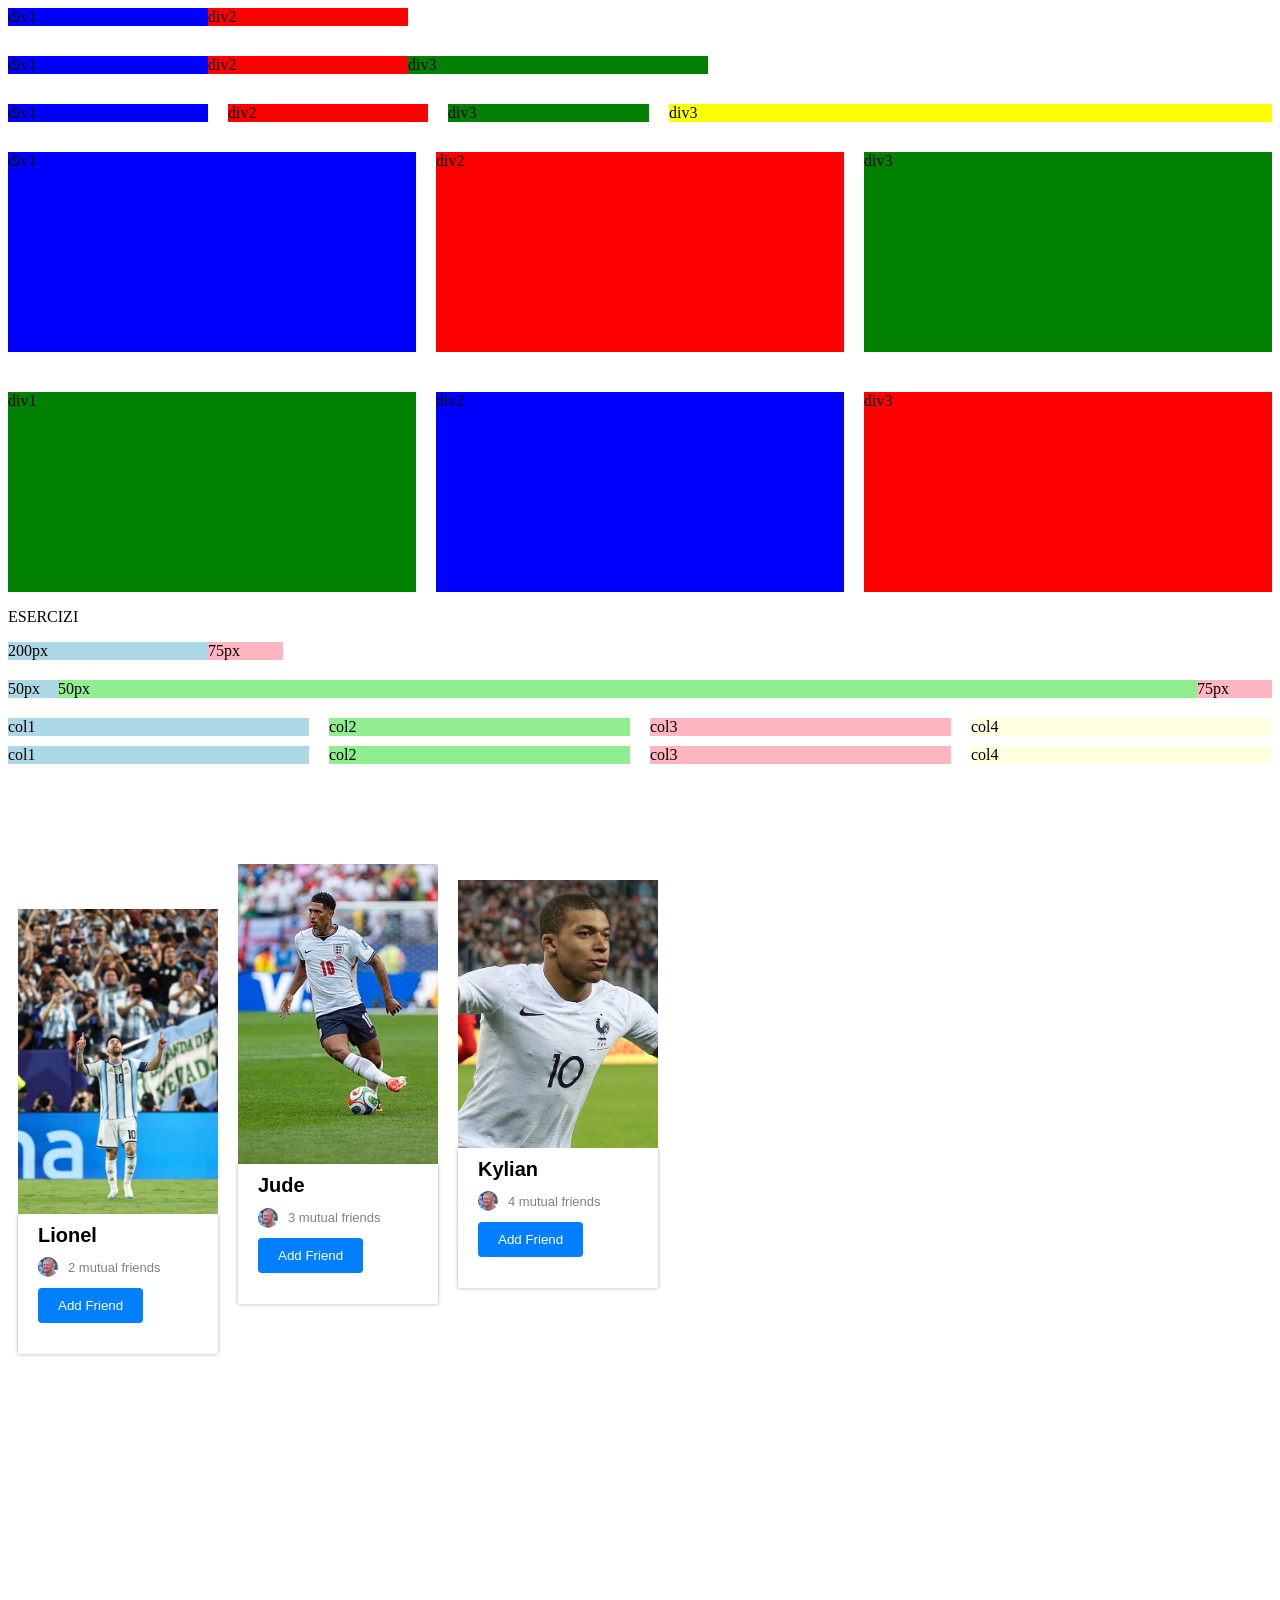
<file: practice/grid.html>
<!DOCTYPE html>
<html>
    <head>
        <title>Grid practice</title>

        <style>
          .pic{
          font-size: 0;
          margin-top:50px;
          border:none;

        }
        .propic{
          margin-top:0px;
          margin-left:10px;
          margin-bottom:0px;
          width:100%;

        }
        .propic2{
          margin-top:0px;
          margin-left:10px;
          margin-bottom:0px;
          width:100%;


        }
        .infos{
          border:none;
          padding-left:20px;
          font-family: arial;
          box-shadow: 0px 0px 4px rgb(175, 175, 175);
          width:180px;
          height:140px;
          margin-left:10px;
          margin-top:0;

        }
        .Name{
          padding-top:10px;
          font-size:20px;
          font-weight: bold;
          margin-top:0px;
          margin-bottom:0px;

        }
        .addpic{
        
        }
        .mutual-pic{
          width:20px;
          height:20px;
          border-radius: 20px;
          display:inline-block;
          object-fit: cover;
          object-position: top;
          vertical-align: middle;

        }
        .mutual-friends{
          font-size:13px;
          color:gray;
          width:100px;
          display:inline-block;
          vertical-align: middle;
          margin-left:10px;
        }
        .add{
          background-color: rgb(0, 128, 255);
          color:white;
          border:none;
          padding-left:20px;
          padding-right:20px;
          padding-top:10px;
          padding-bottom:10px;
          border-radius: 4px;
          margin-bottom:30px;
        }
        .friends-bar{
          margin-top:50px;
          display:grid;
          grid-template-columns: 200px 200px 200px;
          column-gap: 20px;
          align-items: center;
        }
        .block{
          width:200px;
          height:400px;
        }
        </style>
    </head>
    <body style="padding-bottom:1000px;">
        <div style="display:grid;
        grid-template-columns: 200px 200px;">
            <div style="background-color: blue;">div1</div>
            <div style="background-color: red;">div2</div>
        </div>
        <div style="display:grid;
        grid-template-columns: 200px 200px 300px;
        margin-top:30px;">
            <div style="background-color: blue;">div1</div>
            <div style="background-color: red;">div2</div>
            <div style="background-color: green;">div3</div>
        </div>
        <div style="display:grid;
        grid-template-columns: 200px 200px 1fr 3fr;
        margin-top:30px; column-gap: 20px;">
            <div style="background-color: blue;">div1</div>
            <div style="background-color: red;">div2</div>
            <div style="background-color: green;">div3</div>
            <div style="background-color: yellow;">div3</div>
          </div>
          <div style="display:grid;
        grid-template-columns: 1fr 1fr 1fr;
        margin-top:30px;column-gap: 20px; row-gap: 40px;">
            <div style="background-color: blue;
            height:200px;">div1</div>
            <div style="background-color: red;
            height:200px;">div2</div>
            <div style="background-color: green;
            height:200px;">div3</div>
            <div style="background-color: green;
            height:200px;">div1</div>
            <div style="background-color: blue;
            height:200px;">div2</div>
            <div style="background-color: red;
            height:200px;">div3</div>
            </div>  
            <p>ESERCIZI</p>
            <div style="display:grid;
            grid-template-columns: 200px 75px;">
            <div style="background-color: lightblue;">200px</div>
            <div style="background-color: lightpink;">75px</div>
            </div>

            <div style="display:grid;
            grid-template-columns: 50px 1fr 75px;
            margin-top:20px;">
            <div style="background-color: lightblue;">50px</div>
            <div style="background-color: lightgreen;">50px</div>
            <div style="background-color: lightpink;">75px</div>
            </div>

            <div style="display:grid;
            grid-template-columns: 1fr 1fr 1fr 1fr;
            column-gap:20px;
            row-gap:10px;
            margin-top:20px;">
            <div style="background-color: lightblue;">col1</div>
            <div style="background-color: lightgreen;">col2</div>
            <div style="background-color: lightpink;">col3</div>
            <div style="background-color: lightyellow;">col4</div>
            <div style="background-color: lightblue;">col1</div>
            <div style="background-color: lightgreen;">col2</div>
            <div style="background-color: lightpink;">col3</div>
            <div style="background-color: lightyellow;">col4</div>
            </div>


          <div class="friends-bar">
            <div class="block">
            <div class="pic">
              <img class="propic" src="Lionel-Messi.webp">
            <div class="infos">
              <p class="Name">Lionel</p>
              <div class="addpic"></div>
                <img class="mutual-pic" src="haaland.jpeg">
              <p class="mutual-friends">2 mutual friends</p>
              <button class="add">Add Friend</button>
              </div>
            </div>
          </div>
          <div class="pic">
          <img class="propic2" src="bellingham.jpg">
          <div class="infos">
            <p class="Name">Jude</p>
            <div class="addpic"></div>
              <img class="mutual-pic" src="haaland.jpeg">
            <p class="mutual-friends">3 mutual friends</p>
            <button class="add">Add Friend</button>
          </div>
        </div> 
          <div class="pic">
          <img class="propic2" src="mbappe.jpg">
          <div class="infos">
            <p class="Name">Kylian</p>
            <div class="addpic"></div>
              <img class="mutual-pic" src="haaland.jpeg">
            <p class="mutual-friends">4 mutual friends</p>
            <button class="add">Add Friend</button>
          </div>
        </div>
      </div>
    </body>
</html>
</file>
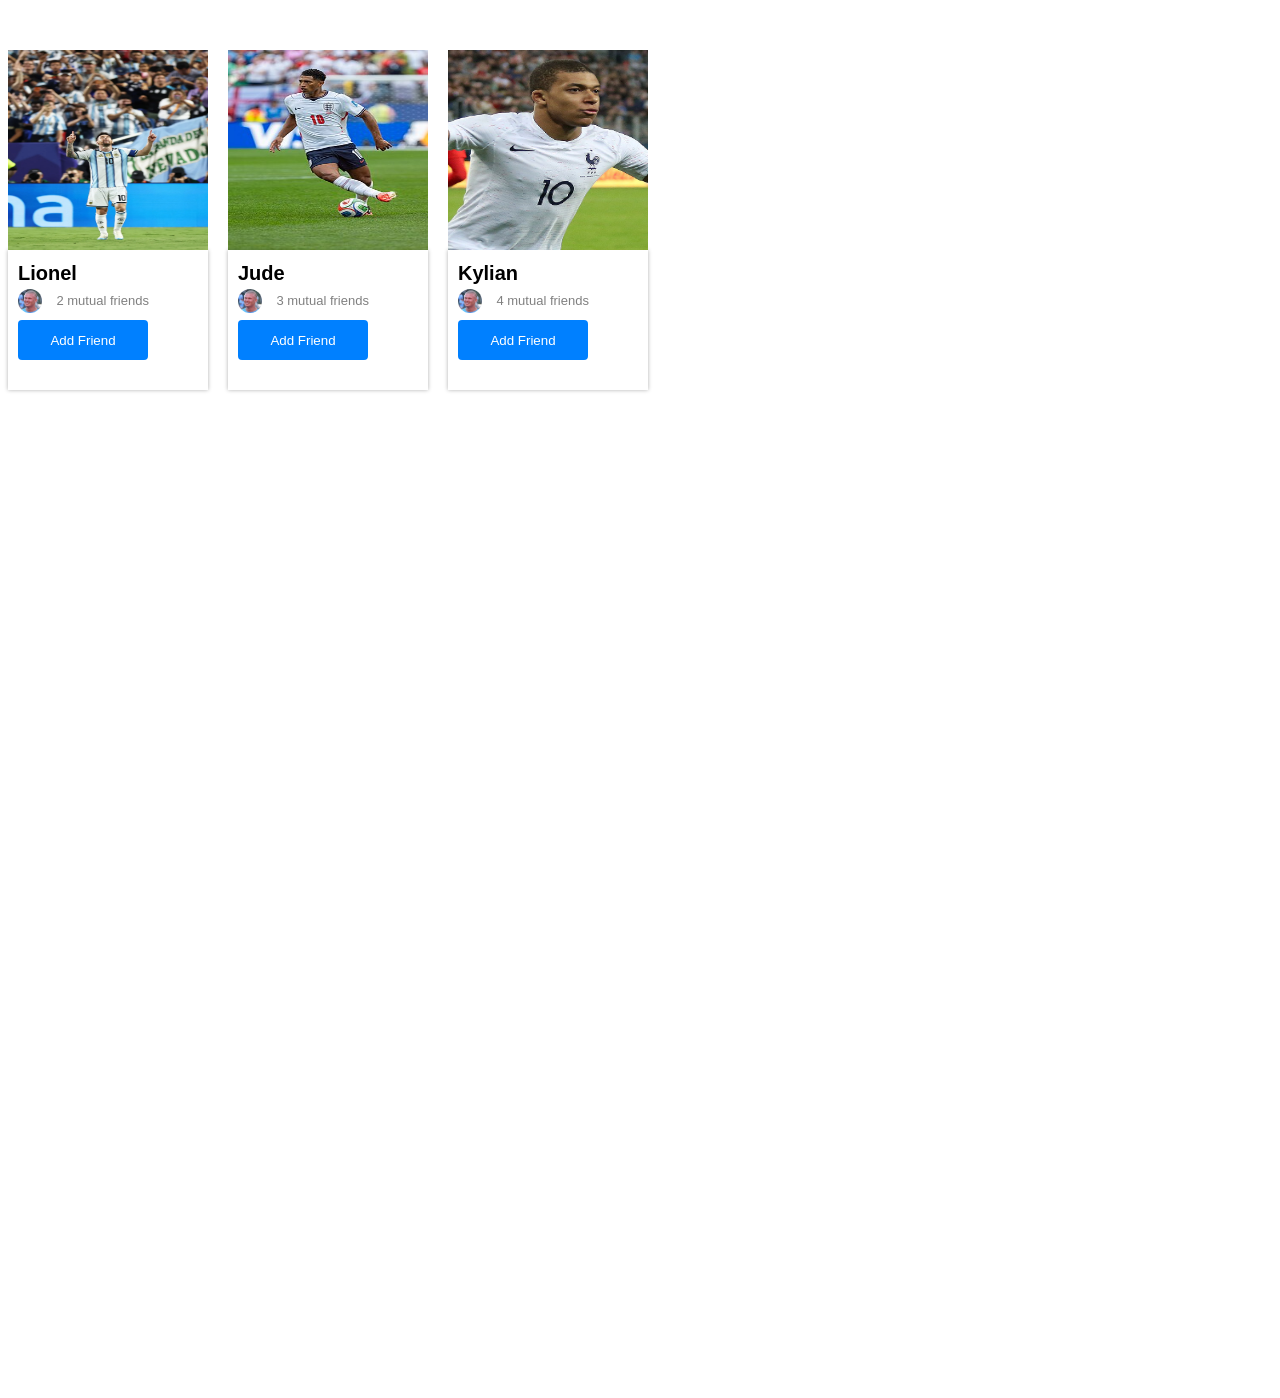
<file: practice/grid2.html>
<!DOCTYPE html>
<html>
    <head>
        <title>Grid practice 2</title>

        <style>

        .friends-bar{
          margin-top:50px;
          display:grid;
          grid-template-columns: 200px 200px 200px;
          column-gap: 20px;
        }
        .block{
          width:100%;
        }
        .pic{
          height:200px;
          width:200px;
        }
        .propic{
          height:200px;
          width:100%;
        }
        .infos{
          display:grid;
          grid-template-rows: 30px 40px 60px;
          font-family: arial;
          box-shadow: 0px 0px 4px rgb(175, 175, 175);
          width:100%;
          height:140px;
        }
        .Name{
          padding-left:10px;
          padding-top:10px;
          font-size:20px;
          font-weight: bold;
          margin-top:2px;
        }
        .addpic{
          margin-left:10px;
        }
        .mutual-pic{
          width:24px;
          height:24px;
          border-radius: 24px;
          display:inline-block;
          object-fit: cover;
          object-position: top;
          vertical-align: middle;

        }
        .mutual-friends{
          font-size:13px;
          color:gray;
          width:100px;
          vertical-align: middle;
          margin-left:10px;
          display:inline-block;

        }
        .add{
          background-color: rgb(0, 128, 255);
          color:white;
          border:none;
          padding-top:8px;
          padding-bottom:8px;
          border-radius: 4px;
          margin-left:10px;
          margin-right:60px;
          margin-bottom:20px;
        }
        </style>
    </head>
    <body style="padding-bottom:1000px;">

          <div class="friends-bar">
            <div class="block">
                <div class="pic">
                    <img class="propic" src="Lionel-Messi.webp">
                </div>
                <div class="infos">
                   
                    <p class="Name">Lionel</p>
                    <div class="addpic">
                        <img class="mutual-pic" src="haaland.jpeg">
                    <p class="mutual-friends">2 mutual friends</p>
                    </div>
                    <button class="add">Add Friend</button>
                </div>
            </div>
            <div class="block">
                <div class="pic">
                    <img class="propic" src="bellingham.jpg">
                </div>
                <div class="infos">
                    <p class="Name">Jude</p>
                    <div class="addpic">
                        <img class="mutual-pic" src="haaland.jpeg">
                    <p class="mutual-friends">3 mutual friends</p>
                    </div>
                    <button class="add">Add Friend</button>
                </div>
            </div>
            <div class="block">
                <div class="pic">
                    <img class="propic" src="mbappe.jpg">
                </div>
                <div class="infos">
                    <p class="Name">Kylian</p>
                    <div class="addpic">
                        <img class="mutual-pic" src="haaland.jpeg">
                    <p class="mutual-friends">4 mutual friends</p>
                    </div>
                    <button class="add">Add Friend</button>
                </div>
            </div> 
    </body>
</html>
</file>
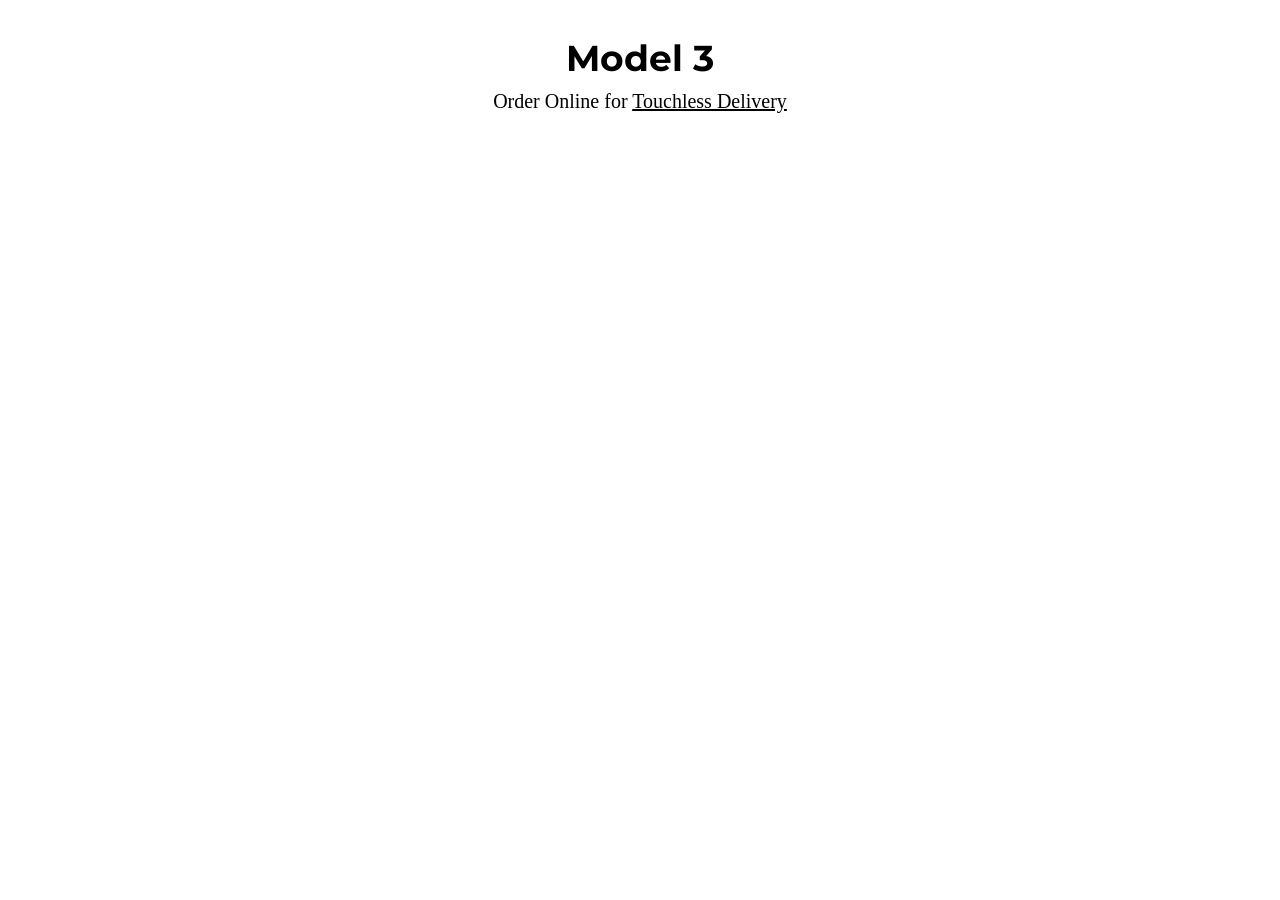
<file: practice/monteserrat.html>
<!DOCTYPE html>
<html>
   <head>
    <title>Montserrat</title>
    <link rel="preconnect" 
    href="https://fonts.googleapis.com">
<link rel="preconnect" href="https://fonts.gstatic.com" 
crossorigin>
<link 
href="https://fonts.googleapis.com/css2?family=Montserrat:ital,wght@0,100..900;1,100..900&family=Roboto:ital,wght@0,100..900;1,100..900&display=swap" 
rel="stylesheet">
    <link rel="stylesheet" href="montserrat.css">
    <body>
        <p class="model">Model 3</p>

<p class="order">Order Online for <span class="underline">
    Touchless Delivery</span></p>

    </body>
   </head>
</html>
</file>
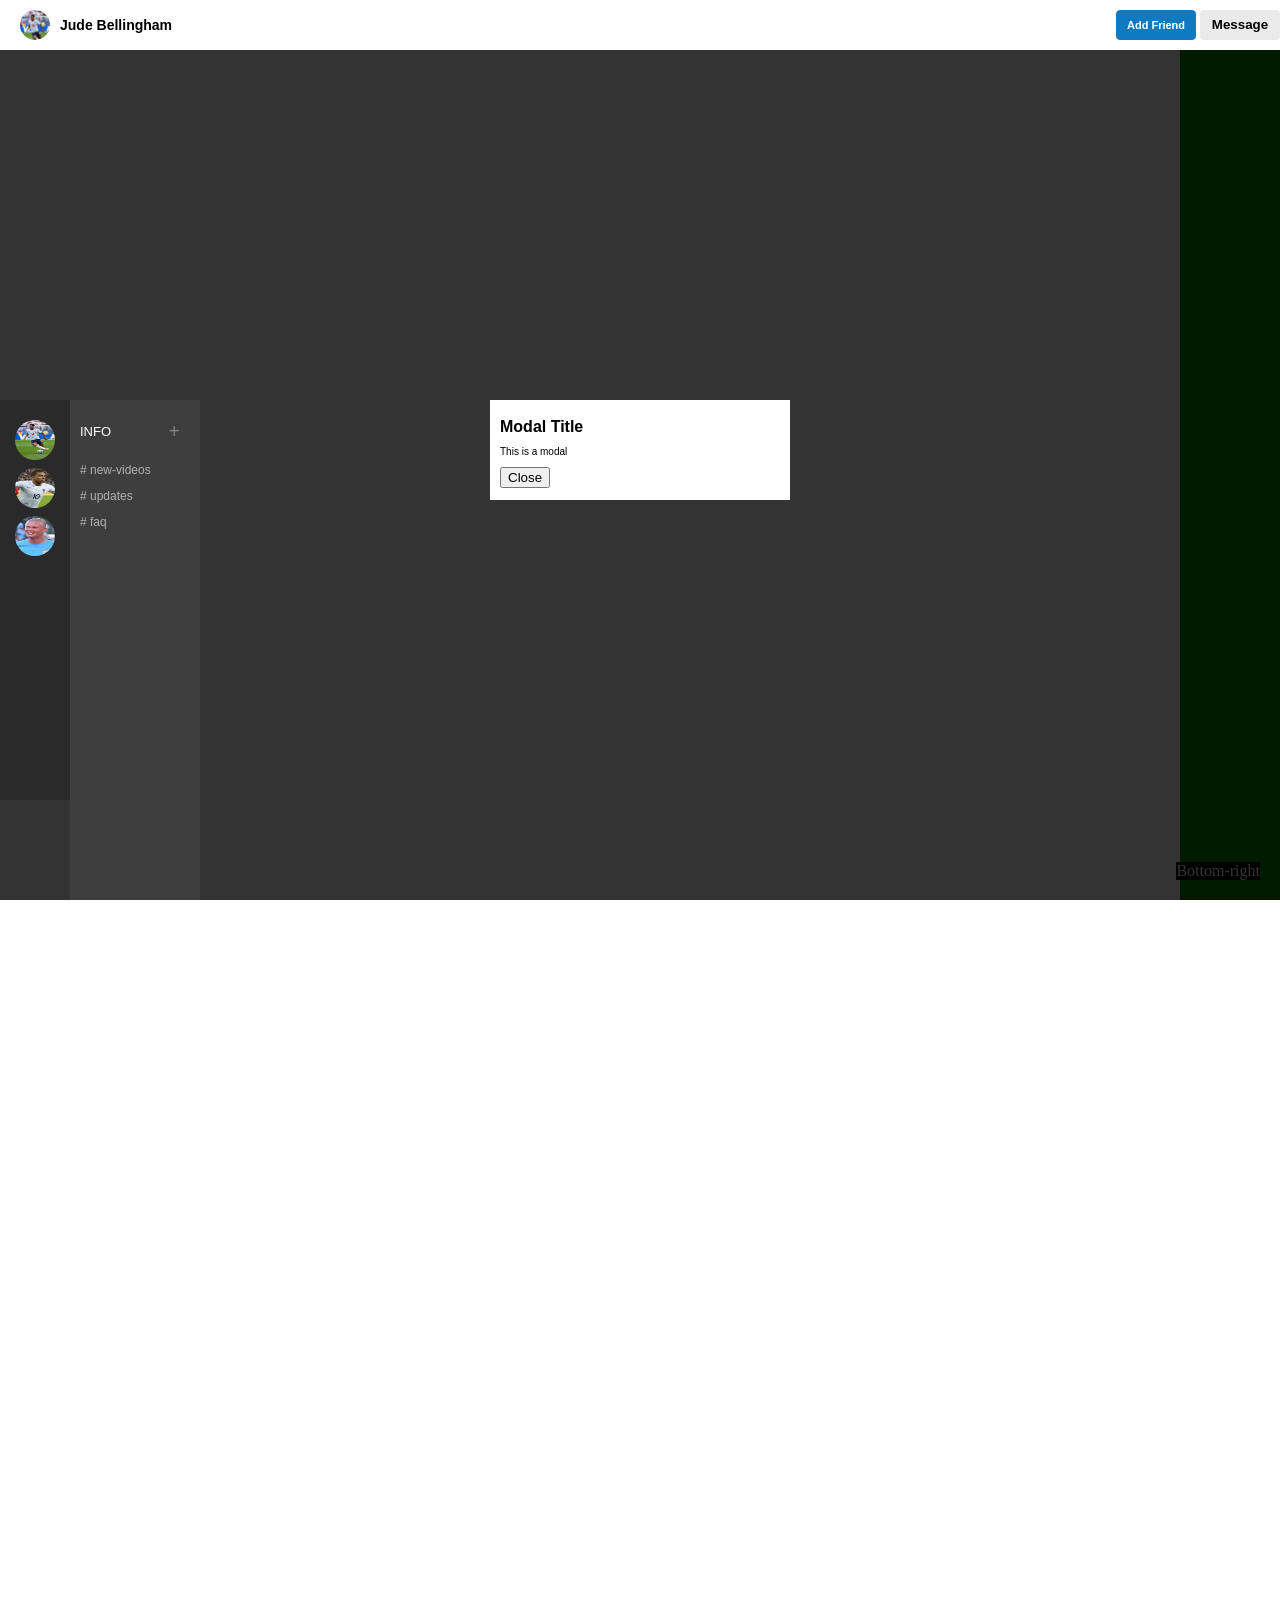
<file: practice/position_exercise.html>
<!DOCTYPE html>
<html>
    <head>
        <title>Position exercises</title>
    </head>
    <body style="height:3000px;">
        <div style="position:fixed; width:100px; background-color: green; color: white; right:0px; top:0px; bottom:0px;">Sidebar</div>
        <div style="position:fixed; right:20px; bottom:20px; background-color: black; color:white;">Bottom-right</div>
        <!--<div style="position:fixed; background-color: black; top:0px; bottom:0px; left:0px; right:0px;"></div>-->
        <div style="display:flex; flex-direction:row; justify-content: center; align-items: center; position:fixed; background-color: rgba(0,0,0,0.8);top:0px; bottom:0px; left:0px; right:0px;">
            <div style=" display:flex; flex-direction: column; background-color: white; width:300px; height:100px;">
                <div style="font-family:arial; font-weight: bold; text-align: left; margin-top:18px; margin-left:10px;">Modal Title</div>
                <div style="font-family:arial; font-size: 10px; margin-left:10px; margin-top:10px;">This is a modal</div>
                <button style="width:50px; margin-bottom:10px; margin:10px;">Close</button>
            </div>
        </div>

        <div class="fb-header" style="justify-content: space-between; align-items: center; display:flex; flex-direction: row; position:fixed; background-color: white; left:0px; right:0px; top:0px; height:50px;">
            <div class="left" style="display:flex;justify-content: center; align-items: center;">
            <img style="width:30px; height:30px; border-radius: 15px; margin-left:20px; object-fit: cover; object-position: top;" src="bellingham.jpg">
            <p style="font-family:arial; font-weight: bold; margin-left:10px; font-size: 14px; flex-shrink: 0;">Jude Bellingham</p>
            </div>
            <div class="buttons">
            <button style="background-color: #107ac1; border-width: 1px; border-color: #1477b9; border-style: solid; height:30px; width:80px; border-radius:4px; color:white; font-family: arial; font-size: 11px; font-weight: bold;">Add Friend</button>
            <button style="background-color: rgb(235, 234, 234); border:none; height:30px; width:80px; border-radius: 4px; font-family: arial; font-weight: bold;">Message</button>
            </div>
        </div>

        <div class="discord-sidebar" style="background-color: rgb(62, 62, 62); position:fixed; top:400px; left:0px; height:400px; width:200px; display:flex; flex-direction: row;">
            <div class="friends" style="position: fixed; left:0px; height:400px; width:70px; top:400px; bottom:0px; background-color: rgb(42, 42, 42); display:flex; flex-direction:column; align-items: center;">
                <img style="width:40px; height:40px; border-radius:20px; margin-top:20px;" src="bellingham.jpg">
                <img style="width:40px; height:40px; border-radius:20px; margin-top:8px;" src="mbappe.jpg">
                <img style="width:40px; height:40px; border-radius:20px; margin-top:8px;" src="haaland.jpeg">
            </div>
            <div class="channels" style="position:fixed; background-color: rgb(62,62,62); left:70px; bottom:0px; top:400px; width:130px;">
                <div class="info" style="display:flex; flex-direction: row; justify-content: space-between; align-items: center;">
                    <p style="font-family: arial; font-weight: 60%; color:white; font-size: 13px; margin-left:10px;">INFO</p>
                    <p style="color:gray; font-weight:bold; font-size: 20px; margin-right:20px;">+</p>
                </div>
                <p style="color:rgb(176, 176, 176); font-family: arial; margin-left:10px; font-size: 12px; margin-top:0px;"># new-videos</p>
                <p style="color:rgb(176, 176, 176); font-family: arial; margin-left:10px; font-size: 12px; margin-top:0px;"># updates</p>
                <p style="color:rgb(176, 176, 176); font-family: arial; margin-left:10px; font-size: 12px; margin-top:0px;"># faq</p>


            </div>
        </div>
    </div>
    </body>
</html>
</file>
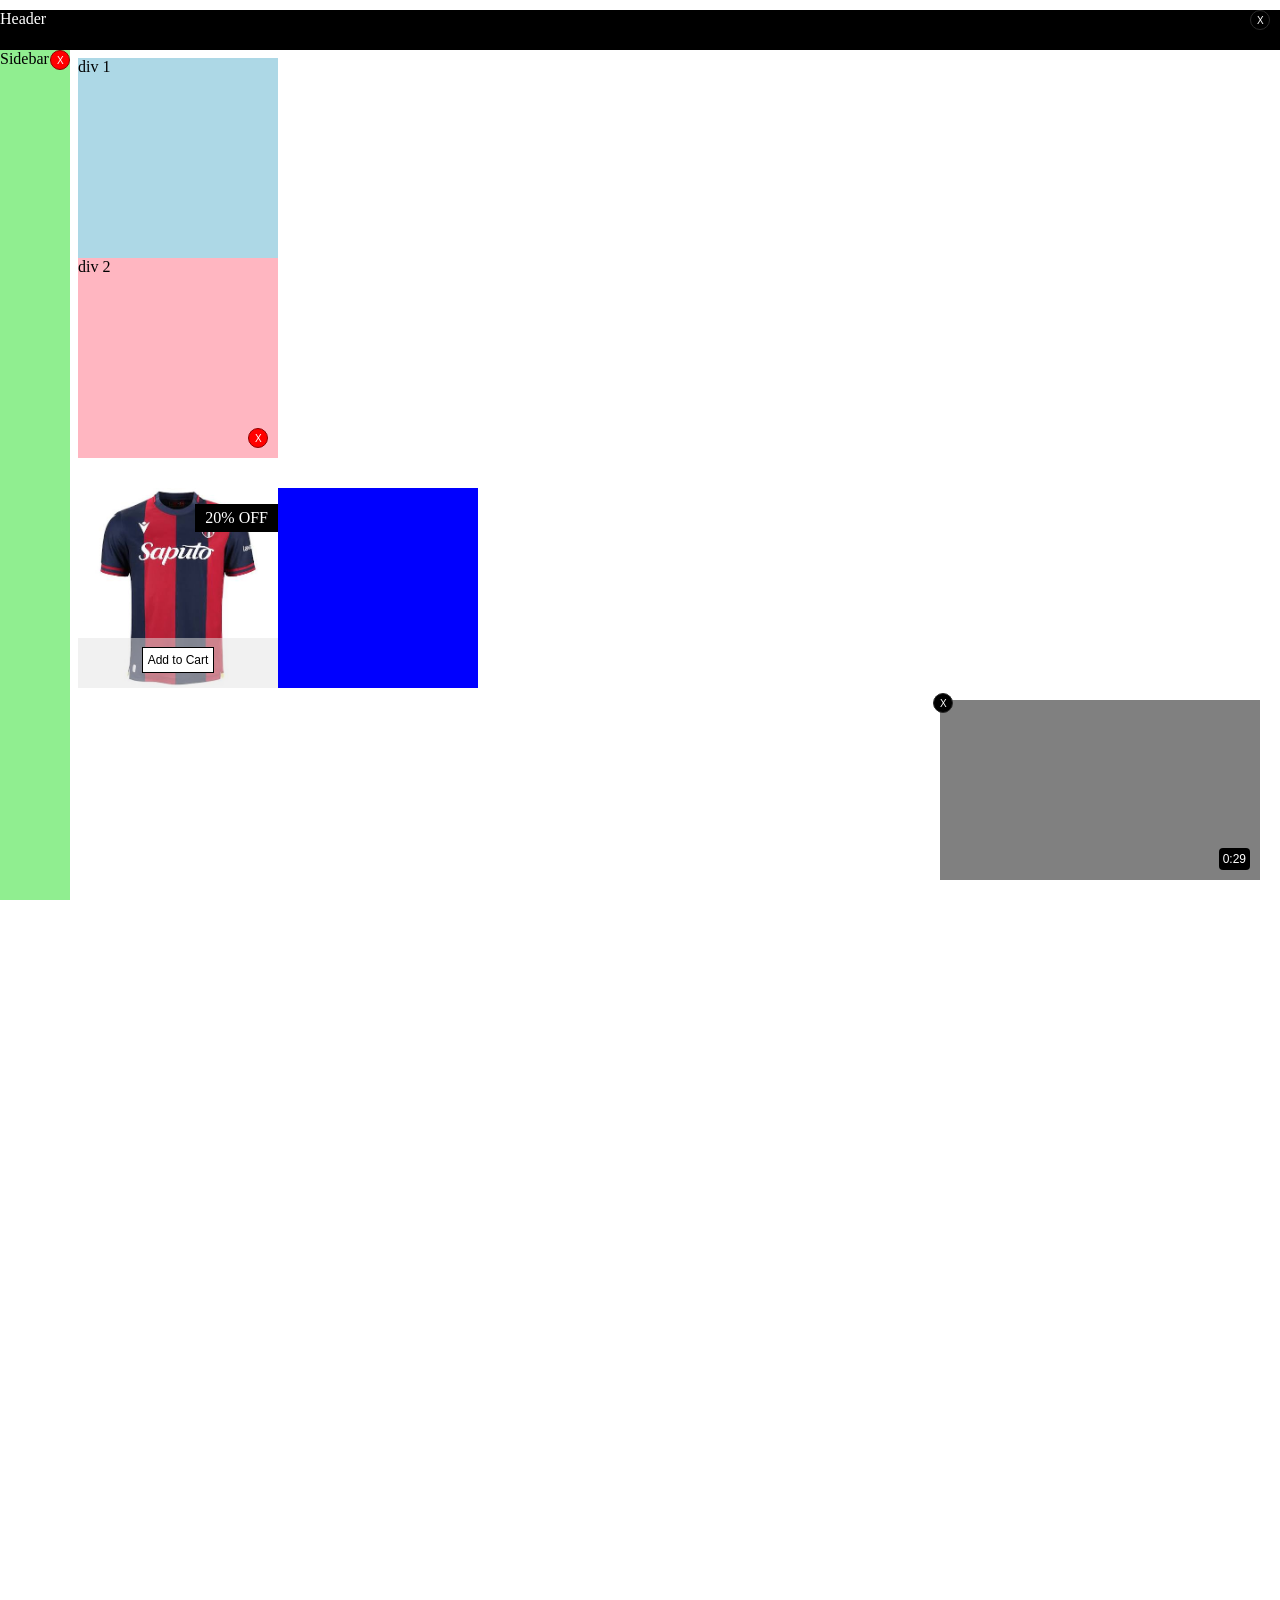
<file: practice/positions.html>
<!DOCTYPE html>
<html>
    <head>
        <title>Position practice</title>

    </head>
    <body style="height:3000px; padding-top:50px; padding-left:70px;">
        <div style="background-color: black; color:white;
        position:fixed; top:10px; left:0px; right:0px; height:40px;">Header</div>
        <div class="sidebar" style="position:fixed; top:50px; bottom:0px; left:0px; background-color: lightgreen; width:70px;">Sidebar
            <button class="assoluta" style="color:white; background-color: red; position:absolute; top:0px;right:0px; z-index:1; font-family: arial; border-radius:20px;width:20px; height:20px; font-size:10px; text-align:center; border-width: 1px;border-color:rgb(143, 0, 0); border-style:solid; cursor:pointer;">X</button>
        </div>
        <div style="background-color: lightblue; height:200px; width:200px;
        position: static;">div 1</div>
        <div style="background-color: lightpink; height:200px; width:200px;
        position: relative;">div 2
            <button class="assoluta" style=" position:absolute;color:white; background-color: red; position:absolute; bottom:10px;right:10px; z-index:1; font-family: arial; border-radius:20px;width:20px; height:20px; font-size:10px; text-align:center; border-width: 1px;border-color:rgb(143, 0, 0); border-style:solid; cursor:pointer;">X</button>
        </div>
    
        <button class="assoluta" style=" position:absolute;color:white; background-color: black; position:absolute; top:10px;right:10px; z-index:1; font-family: arial; border-radius:20px;width:20px; height:20px; font-size:10px; text-align:center; border-width: 1px;border-color:rgb(42, 42, 42); border-style:solid; cursor:pointer;">X</button>

        <div class="rectangle" style="z-index:1;position:fixed; bottom:20px; right:20px; background-color: gray; width:320px; height:180px; ">
        <button class="assoluta" style=" position:absolute;color:white; background-color: black; position:absolute; top:-7px;left:-7px; z-index:1; font-family: arial; border-radius:20px;width:20px; height:20px; font-size:10px; text-align:center; border-width: 1px;border-color:rgb(42, 42, 42); border-style:solid; cursor:pointer;">X</button>
            <p class="time" style="position:absolute; bottom:10px; right:10px; background-color: black; color:white; margin-bottom:0; font-family: arial; padding:4px; font-size: 12px; border-radius: 4px;">0:29</p>
        </div>

        <div class="shirt" style=" background-color: blue; margin-top:30px; width:200px; height:200px; position:relative; z-index:0;">
           <img style="object-fit:cover; width:200px;" src="maglia-bologna.jpeg"> 
            <p style="position:absolute; background-color: black; color:white; padding-left:10px; padding-right:10px; padding-top:5px; padding-bottom:5px; right:0px; top:0px;">20% OFF</p>
            <div class="gray" style="display:flex; justify-content: center; background-color: rgba(228, 228, 228, 0.5); position:absolute; width:200px; height:50px; bottom:0px;">
                <button class="add" style="cursor:pointer; font-size:12px; padding:5px; position:absolute; bottom:15px; background-color: white; border-style:solid; border-width: 1px;">Add to Cart</button>
            </div>
            </div>
        <div class="shirt" style="background-color: blue; margin-top:30px; width:200px; height:200px; position:relative; z-index:0; left:200px; bottom:230px;">

    </body>
</html>
</file>
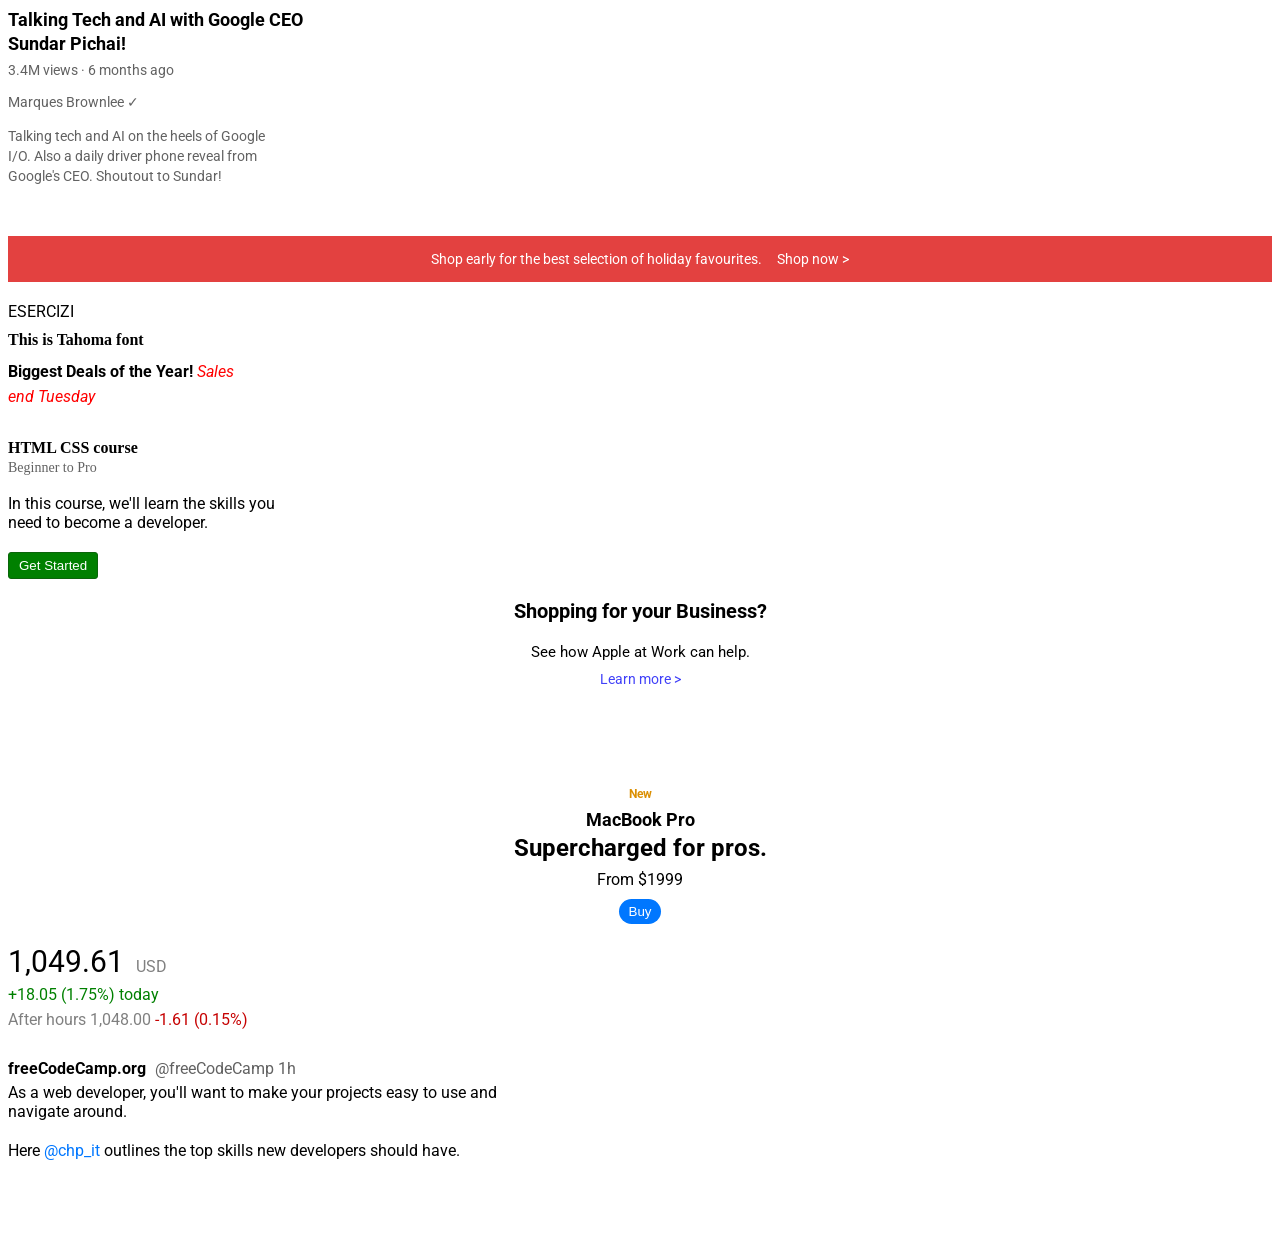
<file: practice/text.html>
<!DOCTYPE html>
<html>
<head>
  <link rel="preconnect" href="https://fonts.googleapis.com">
<link rel="preconnect" href="https://fonts.gstatic.com" 
crossorigin>
<link 
href="https://fonts.googleapis.com/css2?family=Roboto:ital,wght@0,100..900;1,100..900&display=swap" 
rel="stylesheet">
<title>Esercizi testi</title>
<link rel="stylesheet" href="text.css">
</head>
<body>
<p class="video-title">Talking Tech and AI with Google 
    CEO Sundar Pichai!</p>

<p class="video-stats">3.4M views &#183; 6 months ago</p>

<p class="video-author">Marques Brownlee &#10003;</p>

<p class="video-description">Talking tech and AI on the heels
  of Google I/O. Also a daily driver phone reveal from 
  Google's CEO. Shoutout to Sundar!
</p>

<p class="apple-text">Shop early for the best selection of 
  holiday favourites. <span class="link" >Shop now &#62; 
  </span></p>

  <p class="es">ESERCIZI</p>

  <p class="tahoma">This is Tahoma font</p>
  <p class="arial">Biggest Deals of the Year! <span 
    class="sales">Sales end Tuesday</span></p>

  <p class="course">HTML CSS course</p>
  <p class="beginner">Beginner to Pro</p>
  <p class="desc">In this course, we'll learn the skills you need 
    to become a developer.</p>

  <button class="get-started">Get Started</button>

  <p class="shopping">Shopping for your Business?</p>
  <p class="help">See how Apple at Work can help.</p>
  <p class="learn">Learn more &#62;</p>

  <p class="space"></p>

  <p class="new">New</p>
  <p class="macbook">MacBook Pro</p>
  <p class="super">Supercharged for pros.</p>
  <p class="price">From $1999</p>
  <button class="buy">Buy</button>


  <p class="finance1"><span class="valore">1,049.61</span>
    <span class="USD">USD</span> </p>
  <p class="finance2"> <span class="plus">
      +18.05 (1.75%) today</span></p>
  <p class="finance3">
    <span class="after">After hours 1,048.00</span> 
    <span class="minus">-1.61 (0.15%)</span>
  </p>
  <p class="line1"><span class="bold">freeCodeCamp.org</span>
    <span class="gray">@freeCodeCamp 1h</span> </p>
  <p class="line2">As a web developer, you'll want to make
    your projects easy to use and navigate around.
  </p>
  <p class="line3">Here <span class="tag">@chp_it</span> 
    outlines the top skills new developers should have.</p>
  <p class="space"></p>
  </body>
  </html>
</file>
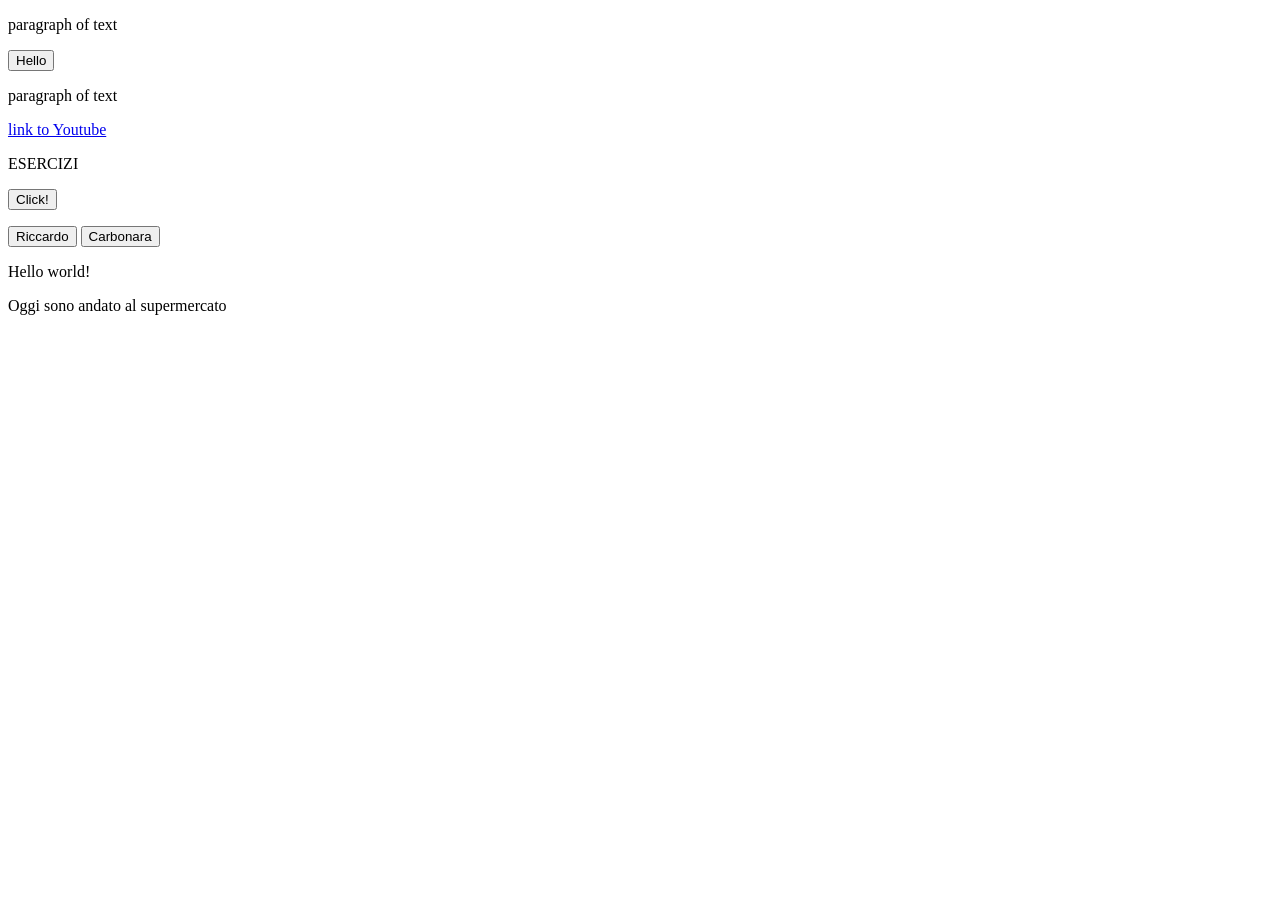
<file: practice/website.html>
<!DOCTYPE html>
<html>
    <head>
        <title>First website</title>
    </head>
    <body>
<p>
    paragraph of text
</p>

<button>
    Hello
</button>

<p>
    paragraph of text
</p>

<a href="https://www.youtube.com/" target="_blank">
    link to Youtube
</a>

<p>ESERCIZI</p>

<button>Click!</button>
<p> </p>
<button>Riccardo</button>
<button>Carbonara</button>

<p>Hello world!</p>
<p>Oggi sono andato al supermercato</p>
    </body>
</html>
</file>
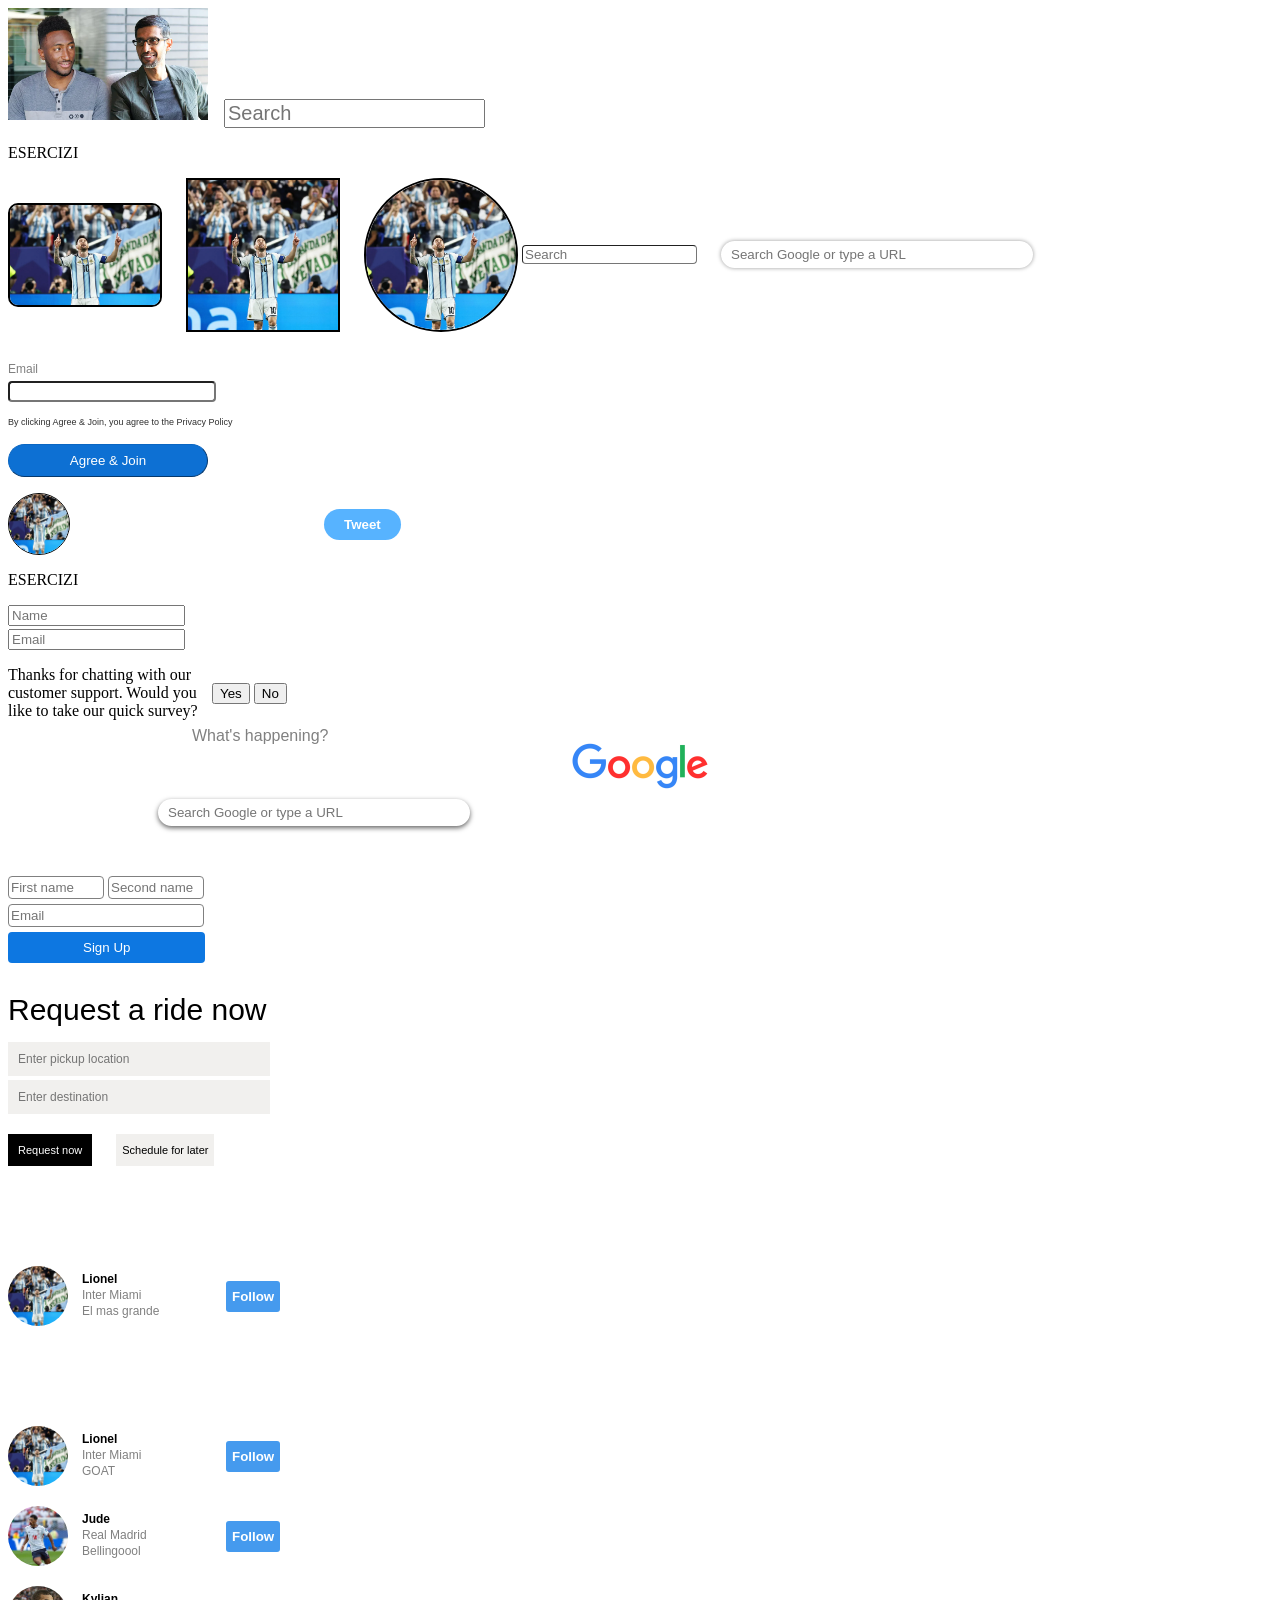
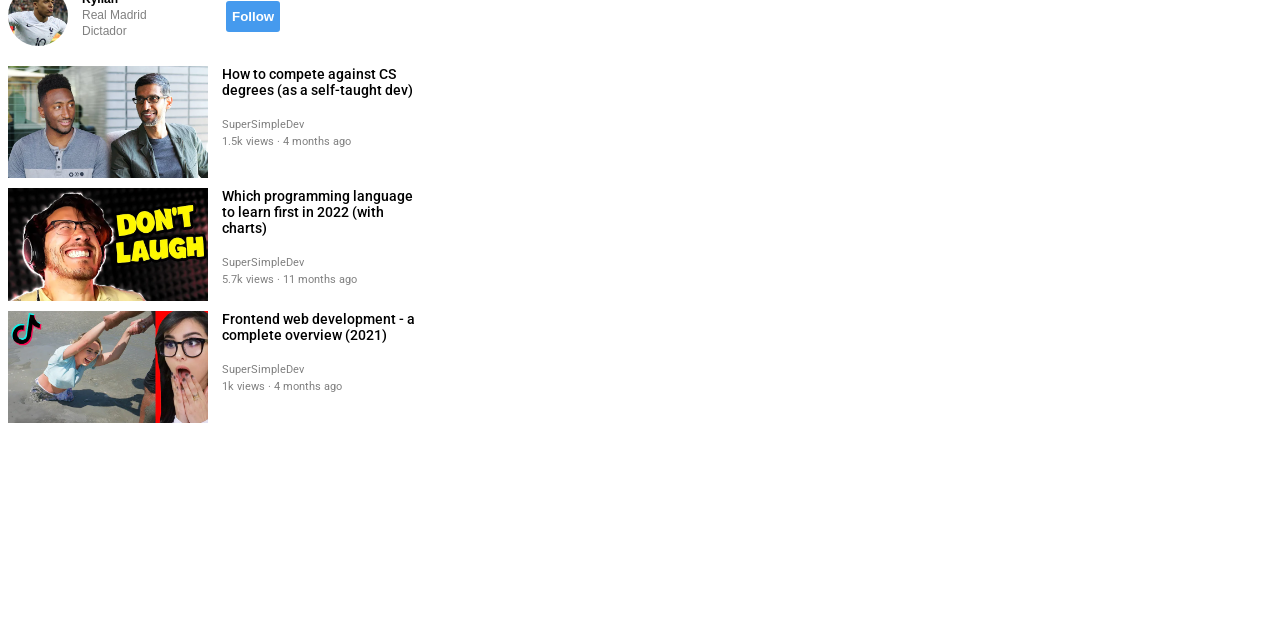
<file: youtube/youtube_practice.html>
<!DOCTYPE html>
<html>
    <head>
      <link rel="preconnect" href="https://fonts.googleapis.com">
<link rel="preconnect" href="https://fonts.gstatic.com" crossorigin>
<link href="https://fonts.googleapis.com/css2?family=Roboto:ital,wght@0,100..900;1,100..900&display=swap" rel="stylesheet">
      <title>Youtube practice</title>
      <style>
        .thumbnail{
          width:200px;
          object-fit:contain;
        }
        .search-bar{
          font-size:20px;
          margin-left:12px;
        }
        .messi1{
          vertical-align: middle;
          width:150px;
          border-color:black;
          border-width:2px;
          border-style: solid;
          border-radius: 10px;
          height:100px;
          object-fit: cover;
          margin-right: 20px;
        }
        .messi2{
          vertical-align: middle;
          width:150px;
          height:150px;
          object-fit:cover;
          border-color:black;
          border-style:solid;
          margin-right: 20px;
          border-width:2px;


        }
        .messi3{
          vertical-align: middle;
          width:150px;
          height:150px;
          object-fit: cover;
          border-radius:150px;
          border-color: black;
          border-style:solid;
          border-width:2px;
        }
        .search2{
          margin-top:20px;
          border-radius: 4px;
          border-width:1px;
        }
        .google-search{
          padding-left:10px;
          width:300px;
          height: 25px;
          margin-left: 20px;
          border-radius: 20px;
          border:none;
          box-shadow: 0px 0px 4px rgba(0,0,0,0.4);
          color:rgba(128, 128, 128, 0.712);
          
        }
        .mail{
          margin-top:30px;
          color:gray;
          font-size:12px;
          font-family:arial;
          margin-bottom:5px;
        }
        .email{
          border-width: 2px;
          border-radius: 4px;
          width:200px;
        }
        .agree{
          font-family:arial;
          color:rgb(48, 48, 48);
          font-size:9px;
          margin-top:15px;
        }
        .join{
          margin-top:8px;
          font-family:Arial;
          background-color: #0d70d3;
          color:white;
          width:200px;
          border-color:#0A66C2;
          border-radius: 20px;
          border-width: 1px;
          padding-top:8px;
          padding-bottom:8px;
          cursor:pointer;
        }
        .messi-tw{
          margin-top:0;
          vertical-align: middle;
          width:60px;
          height:60px;
          margin-right:0;
          object-fit: cover;
          border-width: 1px;
          border-color:black;
          border-style: solid;
          border-radius: 60px;
        }
        .what{
          font-family: arial;
          color:gray;
          text-align:top;
          position:absolute;
          left:15%;
          top:79%
        }
        .tweet{
          font-family:arial;
          font-weight: bold;
          padding-top:8px;
          padding-bottom:8px;
          padding-left:20px;
          padding-right:20px;
          border:none;
          border-radius:20px;
          color:white;
          background-color: rgb(87, 179, 255);
          vertical-align: middle;
          margin-left:250px;
        }
        .name{
          display:block;
          margin-bottom:3px;
        }
        .mails{
          display:block;
        }
        .spazio{
          margin-bottom:200px;
        }
        .testo{
          width:200px;
          display:inline-block;
          vertical-align: middle;

        }
        .yes{
          display:inline-block;
          vertical-align: middle;
        }
        .no{
          display:inline-block;
          vertical-align: middle;

        }
        .google-logo{
          width:150px;
          height: 60px;
          margin:auto;
          display:block;
          object-fit:cover;
        }
        .google-search-bar{
          margin-top:3px;
          margin-left:150px;
          display:block;
          width:300px;
          padding-top:6px;
          padding-bottom:6px;
          border:none;
          border-radius:20px;
          padding-left:10px;
          box-shadow:0px 2px 5px rgb(101, 101, 101);

        }
        .first-name,.second-name{
          margin-top:50px;
          width:90px;
          display:inline-block;
          border-radius:4px;
          border-width:1px;
          border-color:gray;
          border-style:solid;
          padding-top:3px;
          padding-bottom:3px;

        }
        .emailo{
          display:block;
          margin-top:5px;
          width:190px;
          border-radius:4px;
          border-width:1px;
          border-color:gray;
          border-style:solid;
          padding-top:3px;
          padding-bottom:3px;



        }
        .sign-up{
          margin-top:5px;
          padding-left:75px;
          padding-right:75px;
          border:none;
          padding-top:8px;
          padding-bottom:8px;
          border-radius:4px;
          display:block;
          color:white;
          background-color: #0d77e1;
        }
        .uber-text{
          font-family:arial;
          font-size:30px;
          margin-bottom:15px;
        }
        .pickup,.destination{
          background-color: rgb(241, 240, 238);
          border:none;
          padding-top:10px;
          padding-bottom:10px;
          font-size:12px;
          width:250px;
          display:block;
          padding-left:10px;
        }
        .destination{
          margin-top:4px;
        }
        .request{
          color:white;
          background-color: black;
          border:none;
          margin-top:20px;
          font-size: 11px;
          padding-top:10px;
          padding-bottom:10px;
          padding-left:10px;
          padding-right:10px;
          font-family: arial;
          cursor:pointer;
          margin-bottom:100px;
        }
        .schedule{
          background-color: rgb(241, 240, 238);
          border:none;
          padding-top:10px;
          padding-bottom:10px;
          margin-left:20px;
          font-size:11px;
          font-family: arial;
          cursor:pointer;
        }
        .layout1{
          width:300px;
          margin-bottom:100px;
          }
          .layout{
          width:300px;
          margin-bottom:20px;
          }
        .player-tw{
          margin-top:0;
          vertical-align: middle;
          width:60px;
          height:60px;
          margin-right:0;
          object-fit: cover;
          border-radius: 60px;
          display:inline-block;
          vertical-align: middle;
        }
        .player-tw-2{
          margin-top:0;
          vertical-align: middle;
          width:60px;
          height:60px;
          margin-right:0;
          object-fit: cover;
          object-position: top;
          border-radius: 60px;
          display:inline-block;
          vertical-align: middle;
        }
        .presentation{
          width:100px;
          display:inline-block;
          vertical-align: middle;
          margin-left:10px;
        }
        .name-presentation,.team-presentation,.status-presentation{
          font-family: arial;
          font-size:12px;
          margin-top:0;
          margin-bottom:2px;
        }
        .name-presentation{
          font-weight: bold;
        }
        .team-presentation{
          color:gray;
        }
        .status-presentation{
          color:gray;
        }
        .follow-presentation{
          vertical-align: middle;
          display:inline-block;
          margin-left:40px;
          padding-top:8px;
          padding-bottom:8px;
          background-color: #459aee;
          border:none;
          color:white;
          font-weight: bold;
          border-radius: 3px;
          cursor:pointer;

        }
        .external-layout{
          display:inline-block;
          width:400px;
        }




        .yt-mock{
          display:inline-block;
          border-color:black;
          border-style:solid;
          width:500px;
        }
        .video{
          margin-bottom:10px;
        }
        .yt-mock-texts{
          margin-left:10px;
          font-family: roboto;
          display:inline-block;
          text-align:top ;
          width:200px;
        }
        .mock-thumb{
          width:200px;
          vertical-align: top;
        }
        .mock-title{
          font-size: 14px;
          margin-top:0;
          font-weight: 500;
        }
        .mock-author{
          color:gray;
          font-size: 11px;
          margin-top:20px;
          margin-bottom:0;
        }
        .mock-views{
          margin-top:4px;
          color:gray;
          font-size: 11px;
        }
      </style>
    </head>
        <body>
          <img class="thumbnail" src="thumbnail/thumbnail-1.webp">
          <input class="search-bar" type="text" placeholder="Search">
          <p>ESERCIZI</p>
          <img class="messi1" src="Lionel-Messi.webp">
          <img class="messi2" src="Lionel-Messi.webp">
          <img class="messi3" src="Lionel-Messi.webp">
          <input class="search2" type="text" placeholder="Search">
          <input class="google-search" type="text" 
          placeholder="Search Google or type a URL">
          <p class="mail">Email</p>
          <input class="email" type="text">
          <p class="agree">By clicking Agree & Join, you 
            agree to the Privacy Policy</p>
          <button class="join">Agree & Join</button>
            <p></p>
          <img class="messi-tw" src="Lionel-Messi.webp"> 
          <p class="what">What's happening?</p>
          <button class="tweet">Tweet</button>

          <p>ESERCIZI</p>
          <input class="name" type="text" placeholder="Name">
          <input class="mails" type="text" placeholder="Email">
          <p class="testo">Thanks for chatting with our customer 
            support. Would you like to take our quick survey?</p>
          <button class="yes">Yes</button>
          <button class="no">No</button>
          <img class="google-logo" src="google-logo.png">
          <input class="google-search-bar" 
          placeholder="Search Google or type a URL">
          <input class="first-name" placeholder="First name">
          <input class="second-name" placeholder="Second name">
          <input class="emailo" placeholder="Email">
          <button class="sign-up">Sign Up</button>
          <p class="uber-text">Request a ride now</p>
          <input class="pickup" placeholder="Enter pickup location">
          <input class="destination" placeholder="Enter destination">
          <button class="request">Request now</button>
          <button class="schedule">Schedule for later</button>



          <div class="layout1">
          <img class="player-tw" src="Lionel-Messi.webp"> 
          <div class="presentation">
            <p class="name-presentation">Lionel</p>
            <p class="team-presentation">Inter Miami</p>
            <p class="status-presentation">El mas grande</p>
          </div>
          <button class="follow-presentation">Follow</button>
          </div>


          <div class="external-layout">
          <div class="layout">
          <img class="player-tw" src="Lionel-Messi.webp"> 
          <div class="presentation">
            <p class="name-presentation">Lionel</p>
            <p class="team-presentation">Inter Miami</p>
            <p class="status-presentation">GOAT</p>
          </div>
          <button class="follow-presentation">Follow</button>
          </div>
          <div class="layout">
          <img class="player-tw-2" src="bellingham.jpg".webp> 
          <div class="presentation">
            <p class="name-presentation">Jude</p>
            <p class="team-presentation">Real Madrid</p>
            <p class="status-presentation">Bellingoool</p>
          </div>
          <button class="follow-presentation">Follow</button>
          </div>
          <div class="layout">
          <img class="player-tw-2" src="mbappe.jpg"> 
          <div class="presentation">
            <p class="name-presentation">Kylian</p>
            <p class="team-presentation">Real Madrid</p>
            <p class="status-presentation">Dictador</p>
          </div>
          <button class="follow-presentation">Follow</button>
          </div>
          </div>


          <div class="yt mock">
            <div class="video">
              <img class="mock-thumb" src="thumbnail/thumbnail-1.webp">
              <div class="yt-mock-texts">
                <p class="mock-title">How to compete against CS degrees
                  (as a self-taught dev)</p>
                <p class="mock-author">SuperSimpleDev</p>
                <p class="mock-views">1.5k views &#183; 4 months ago</p>
              </div>
            </div>
          <div class="video">
              <img class="mock-thumb" src="thumbnail/thumbnail-2.webp">
              <div class="yt-mock-texts">
                <p class="mock-title">Which programming language to learn 
                  first in 2022 (with charts)</p>
                <p class="mock-author">SuperSimpleDev</p>
                <p class="mock-views">5.7k views &#183; 11 months ago</p>
              </div>
            </div>
          <div class="video">
              <img class="mock-thumb" src="thumbnail/thumbnail-3.webp">
              <div class="yt-mock-texts">
                <p class="mock-title">Frontend web development - a complete
                  overview (2021)</p>
                <p class="mock-author">SuperSimpleDev</p>
                <p class="mock-views">1k views &#183; 4 months ago</p>
              </div>
            </div>

          </div>















          <p class="spazio"></p>
        </body>
</html>
</file>
<file: youtube/styles/general.css>
p{
    font-family: roboto;
}

body{
    margin:0;
    padding-left:20px;
    padding-right:20px;
    background-color: rgb(246, 246, 246);
}
</file>
<file: youtube/styles/header.css>
.header{
            height:70px;
            display:flex;
            flex-direction: row;
            justify-content: space-between;
            position:fixed;
            z-index:2;
            background-color: white;
            left:0px;
            top:0px;
            right:0px;
            border-bottom-width:1px;
            border-bottom-color:rgb(203, 203, 203);
            border-bottom-style:solid;
        }
        .left-header{
            margin-right:70px;
            max-width: 500px;
            display:flex;
            flex-direction: row;
            align-items: center;
        }
        .tre-linee{
            margin-left:20px;
            width:30px;
            align-items: center;

        }
        .youtube-logo{
            width:100px;
            margin-left:20px;
            align-items: center;

        }
        .center-header{
            flex:1;
            margin-right:30px;
            display:flex;
            align-items: center;
            max-width:500px;
            
        }
        .search-bar{
          border-color:rgb(201, 200, 200);
          border-style:solid;
          border-width:1px;
          height:36px;
          flex:1;
          padding-left:10px;
          font-size:16px;
          border-radius: 2px;
          box-shadow:inset 0px 0px 2px gray;
          width:60px;
        }
        .search-bar::placeholder{
          font-family: roboto;
          color:gray;
          font-size:16px;
        }
        .search-button{
          display:flex;
          align-items: center;
          justify-content: center;
          height:40px;
          width:60px;
          margin-left:-2px;
          border-color:rgb(201, 200, 200);
          border-style:solid;
          background-color: rgb(244, 238, 238);
        }
        .search-button, .mic, .upload,.menu, .notifications-container, .account-pic, .icon-container{
          position:relative;
          display:flex;
          justify-content: center;
          align-items: center;
        }
        .tooltip{
          position:absolute;
        }
        .search-button:hover .tooltip,
        .mic:hover .tooltip,
        .upload:hover .tooltip,
        .menu:hover .tooltip,
        .notifications-container:hover .tooltip,
        .account-pic:hover .tooltip,
        .icon-container:hover .tooltip{
          opacity:1;
        }
        .search-button .tooltip,
        .mic .tooltip,
        .upload .tooltip,
        .menu .tooltip,
        .notifications-container .tooltip,
        .account-pic .tooltip,
        .icon-container .tooltip{
          background-color: gray;
          color:white;
          bottom:-35px;
          border-radius: 4px;
          font-size:12px;
          font-family:roboto;
          padding:6px;
          opacity:0;
          transition: opacity 0.5s;
          pointer-events: none;
          white-space:nowrap;
        }
        .lens{
          height:25px;
          width:25px;
        }
        .mic{
          margin-left:5px;
          width:40px;
          height:40px;
          border-radius: 20px;
          border:none;
          background-color: rgb(244, 238, 238);
          display:flex;
          align-items:center;
          padding-left:7px;
        }
        .mic-pic{
          height:26px;

        }
        .right-header{
          margin-left:20px;
            width:250px;
            display:flex;
            flex-direction: row;
            align-items: center;
            justify-content: space-between;
            flex-shrink: 0;
            margin-right:20px;
        }
        .upload{
          height:30px;
        }
        .menu{
          height:30px;
        }
        .notifications{
          height:30px;
        }
        .notifications-container{
          position:relative;
        }
        .red-number{
          position:absolute;
          top:0;
          right:0;
          background-color: rgb(210, 1, 1);
          padding:2px;
          width:10px;
          height:10px;
          text-align: center;
          font-size:10px;
          color:white;
          border-radius: 10px;
          font-weight: bold;
        }
        .account-pic{
          height:40px;
          border-radius: 40px;
          margin-right:20px;
        }
</file>
<file: youtube/styles/video.css>
.thumbnail-space{
          position:relative;
          z-index:0;
        }
        .thumbnail-space:hover{
          cursor:pointer;
          border-style:solid;
          border-width:2px;
          border-color:red;
        }
        .thumbnail{
          width:100%;
          object-fit:contain;
          vertical-align: middle;
          z-index:0;
        }
        .time{
          position:absolute;
          background-color: rgba(0,0,0,0.85);
          color:white;
          padding:2px;
          font-size:11px;
          bottom:3px;
          right:3px;
          border-radius: 3px;
          font-family: roboto;
          font-weight: 500;
        }
        .texts{
          display:grid;
          grid-template-columns: 50px 1fr;
          margin-top:10px;
          margin-bottom:0;
        }
        .video-title{
          font-weight: 500;
          font-size:10px;
          line-height:14px;
          margin-bottom:10px;
        }
        .video-author,.video-stats{

          color:gray;
          font-size:7px;
        }
        .video-author{
          margin-bottom:4px;
        }
        .profile-pic{
          display:inline-block;
          vertical-align: top;
          height:50px;
          width:40px;
        }
        .channel-pic{
          width:30px;
          height:30px;
          border-radius: 30px;
          margin-top:10px;
          margin-left:5px;
        }
        .zoom-texts{
          position:absolute;
        }
        .channel-zoom{
          display:flex;
          flex-direction: row;
          align-items: center;
          opacity:0;
          background-color: white;
          box-shadow: 0px 0px 10px gray;
          border:none;
          border-radius: 4px;
          width:150px;
          height:50px;
          transition: opacity 0.3s;
          z-index:4;
          position:relative;
          pointer-events:none;
          justify-content: space-between;
          margin-left:30px;
        }
        .channel-pic-zoom{
          width:30px;
          height:30px;
          border-radius: 30px;
          margin-left:10px;
        }
        .profile-pic:hover .channel-zoom{
          opacity:1;
        }
        .zoom-texts p{
          color:black;
          font-family: roboto;
        }
        .zoom-texts{
          margin-left:50px;
          display:flex;
          flex-direction: column;
          align-items: left;
        }
        .zoom-infos-channel{
          font-size: 10px;
          font-weight: bold;
          margin-bottom:0;

        }
        .zoom-infos-subscribers{
          font-size:8px;
        }
        .description{
          margin-left:4px;
          display:inline-block;
        }
        .video-grid{
          display:grid;
          grid-template-columns: 1fr 1fr 1fr;
          column-gap: 20px;
          row-gap: 40px;
        }

        @media (max-width:700px){
          .video-grid{
            grid-template-columns: 1fr 1fr;
          }
        }

        @media (min-width:701px) and (max-width:1099){
          .video-grid{
            grid-template-columns: 1fr 1fr 1fr;
          }
        }

        @media (min-width:1100px){
          .video-grid{
            grid-template-columns: 1fr 1fr 1fr 1fr;
          }
        }

        a{
          text-decoration:none;
        }
</file>
<file: youtube/styles/sidebar.css>
.sidebar{
    position:fixed;
    left:0px;
    background-color: white;
    bottom:0px;
    top:70px;
    width:65px;
    display:flex;
    flex-direction: column;
    align-items: center;
    padding-top:20px;
}
.sidebar-link{
    display:flex;
    flex-direction: column;
    height:65px;
    width:65px;
    align-items: center;
    justify-content: center;

}
.sidebar-link:hover{
    background-color: rgb(233, 233, 233);
    cursor: pointer;
}
.sidebar-link img{
    object-fit: cover;
    height:30px;
}
.sidebar-link p{
    font-family: roboto;
    font-size:9px;
    margin-top:6px;
}
</file>
<file: practice/montserrat.css>
.model{
    font-family:montserrat;
    font-size:36px;
    font-weight: bold;
    text-align:center;
    margin-bottom:10px;
}
.order{
    text-align: center;
    margin-top:0;
    font-size: 20px;
}
.underline{
    text-decoration: underline;
}
</file>
<file: practice/text.css>
p{
    font-family:Roboto;
    margin-top:0;
    margin-bottom:0;

  }

.video-title{
  font-size:18px;
  font-weight:bold;
  width:300px;
  line-height:24px;
}
.video-stats{
  font-size:14px;
  color:rgb(98,98,98);
  margin-top:6px;
}
.video-author{
  font-size:14px;
  color:rgb(98,98,98);
  margin-top:16px;

}
.video-description{
  font-size:14px;
  margin-top:16px;
  width:280px;
  line-height:20px;
  color:rgb(98,98,98);
  margin-bottom:50px;
}
.apple-text{
  font-size:14px;
  text-align:center;
  background-color: rgb(227,65,64);
  color:white;
  padding-top:15px;
  padding-bottom:15px;

}
.link{
    margin-left:12px;
}
.link:hover{
  text-decoration: underline;
  cursor:pointer;
}
.es{
  margin-top:20px;
}
.tahoma{
  font-family:Tahoma;
  font-weight: bold;
  margin-top:10px;
}
.arial{
  margin-top:10px;
  font-weight: bold;
  width:230px;
}
.sales{
  color:red;
  font-style: italic;
  font-weight: normal;
  line-height: 25px;
}

.course{
  font-family:verdana;
  font-weight: bold;
  margin-top:30px;

}
.beginner{
  font-family:verdana;
  color:rgb(98,98,98);
  margin-top:3px;
  font-size:14px;
}
.desc{
  width:270px;
  margin-top:18px;
}
.get-started{
  background-color: green;
  margin-top: 20px;
  color:white;
  border-color:rgb(10, 101, 10);
  border-style:solid;
  border-radius:3px;
  border-width:1px;
  padding-top:5px;
  padding-bottom:5px;
  padding-left:10px;
  padding-right:10px;
  cursor:pointer;
  transition: opacity 0.5s;
}
.get-started:hover{
  opacity:0.8;
}
.get-started:active{
  opacity: 0.6;
  transition: none;
}
.shopping{
  margin-top:20px;
  font-weight: bold;
  font-size:20px;
  text-align:center;
}
.help{
  text-align:center;
  margin-top:20px;
  font-size:15px;
}
.learn{
  color:rgb(64, 64, 248);
  text-align:center;
  margin-top:10px;
  font-size:14px;
}
.space{
  margin-top:100px;
}
.new{
  color:rgb(219, 143, 2);
  font-weight: bold;
  font-size:12px;
  text-align:center;
}
.macbook{
  font-size:18px;
  margin-top:8px;
  text-align:center;
  font-weight: bold;
}
.super{
  margin-top:4px;
  font-weight: bold;
  text-align: center;
  font-size:24px;
}
.price{
  text-align:center;
  margin-top:8px;
  margin-bottom:10px;
}
.buy{
  background-color: rgb(0, 119, 255);
  color:white;
  cursor:pointer;
  margin:auto;
  display:block;
  border:none;
  padding-top:5px;
  padding-bottom:5px;
  padding-left:10px;
  padding-right:10px;
  border-radius: 20px;
}
.finance1{
  margin-top:20px;
}
.valore{
  font-size:30px;
}
.USD{
  color:gray;
  margin-left:8px;
}
.finance2{
  margin-top:6px;
  color:green;
  font-size:16px;
}
.finance3{
  margin-top:6px;
}
.after{
  color:gray;
}
.minus{
  color:rgb(198, 2, 2);
}
.line1{
  margin-top:30px;
}
.bold{
  font-weight: bold;
}
.gray{
  color:rgb(98,98,98);
  margin-left:5px;
}
.line2{
  margin-top:5px;
  width:500px;
}
.line3{
  margin-top:20px;
}
.tag{
  color:rgb(0, 119, 255);
}
</file>
